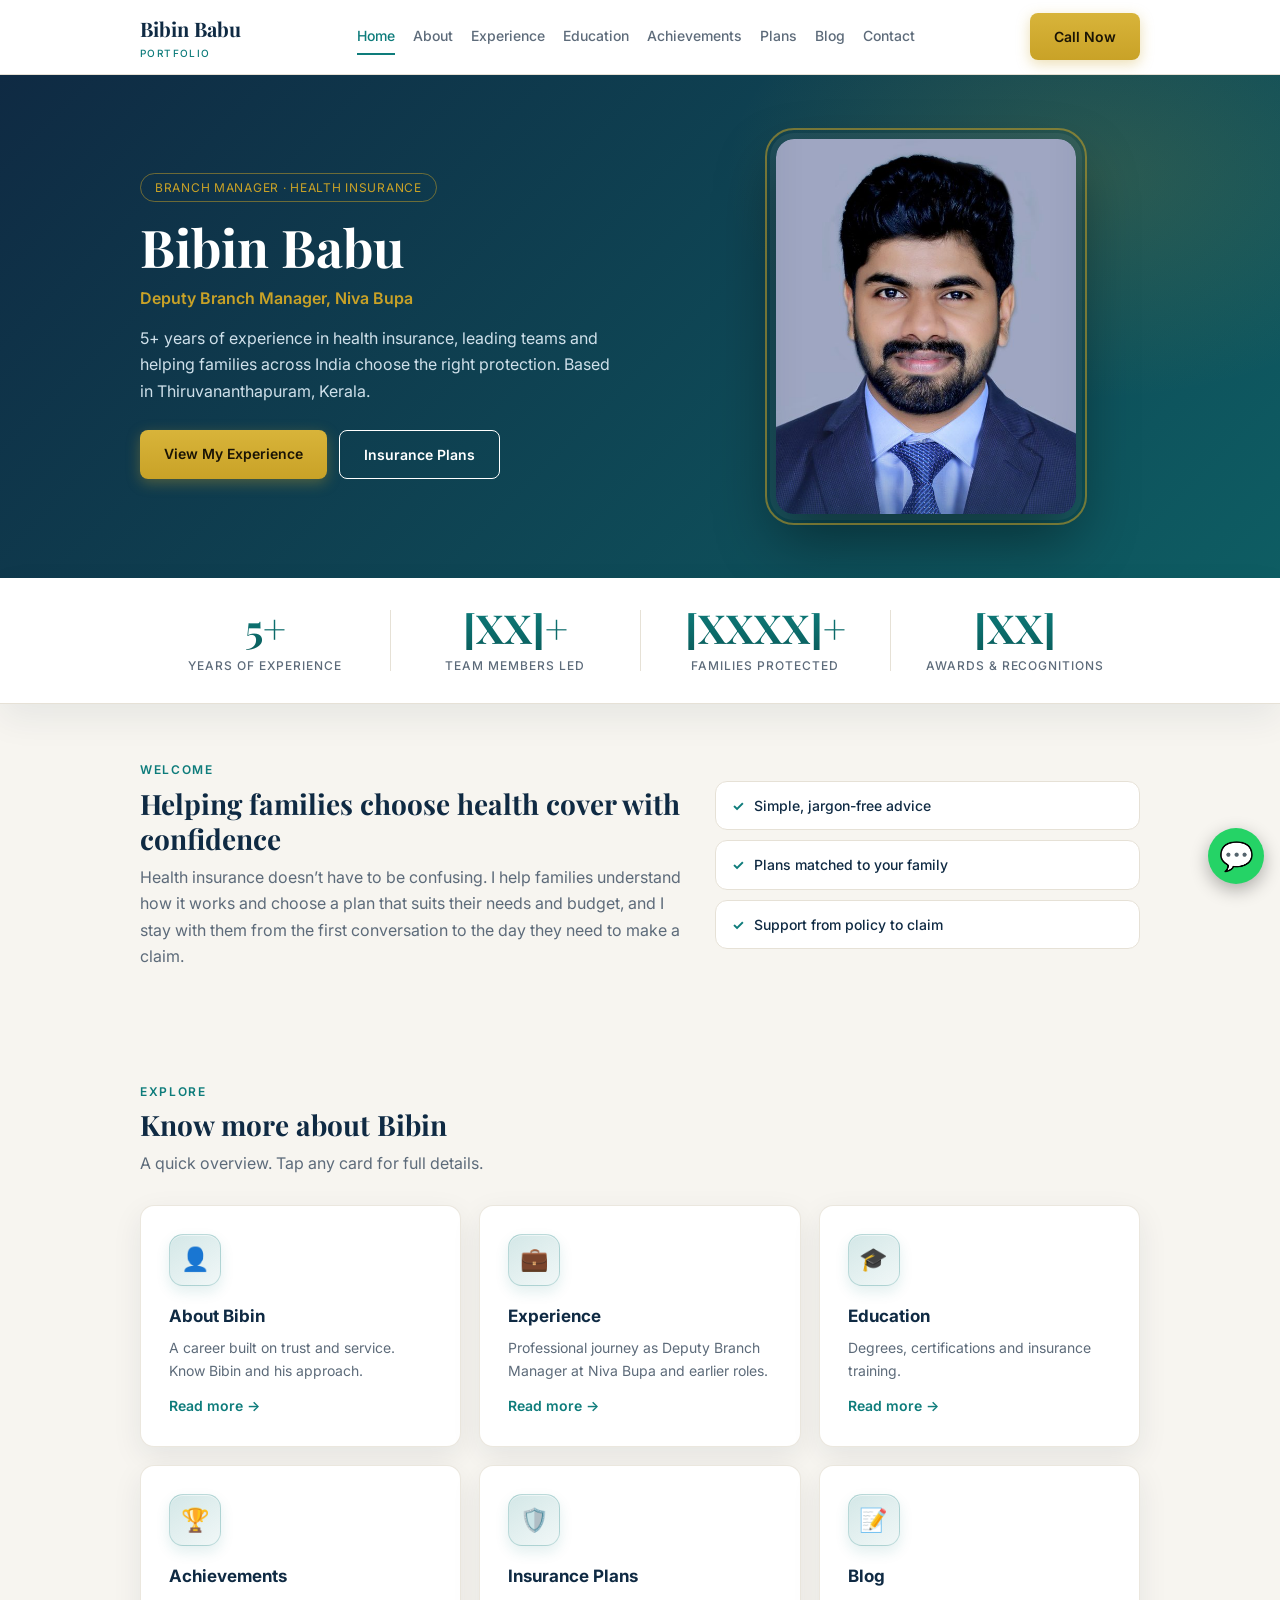
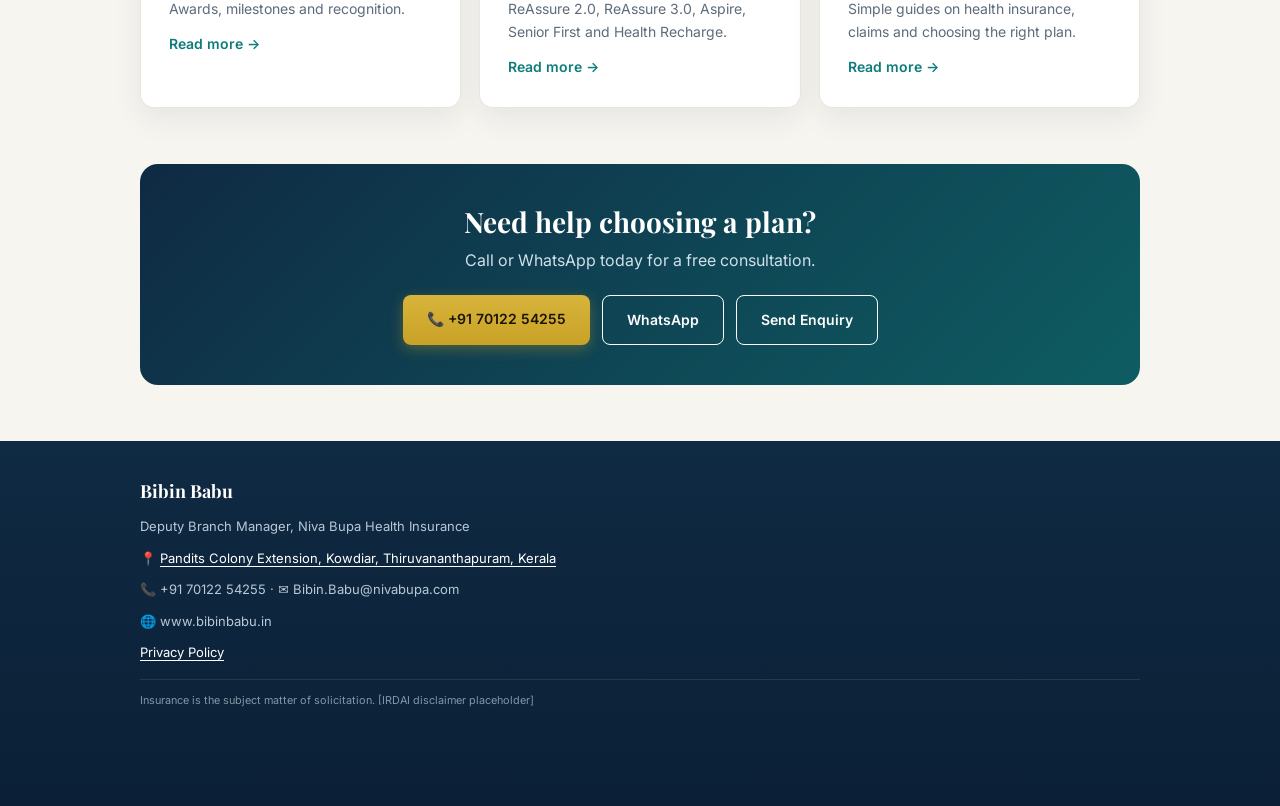
<file: index.html>
<!DOCTYPE html>
<html lang="en"><head><meta charset="utf-8">
<meta name="viewport" content="width=device-width, initial-scale=1, viewport-fit=cover">
<title>Bibin Babu – Deputy Branch Manager, Niva Bupa | Health Insurance Advisor</title><meta name="description" content="Bibin Babu, Deputy Branch Manager at Niva Bupa Health Insurance, Thiruvananthapuram. Serving clients across India."><link rel="canonical" href="https://bibinbabu.in/">
<meta property="og:title" content="Bibin Babu – Deputy Branch Manager, Niva Bupa | Health Insurance Advisor"><meta property="og:description" content="Bibin Babu, Deputy Branch Manager at Niva Bupa Health Insurance, Thiruvananthapuram. Serving clients across India."><meta property="og:url" content="https://bibinbabu.in/"><meta property="og:type" content="website">
<link rel="icon" href="data:image/svg+xml,%3Csvg xmlns='http://www.w3.org/2000/svg' viewBox='0 0 100 100'%3E%3Ctext y='.9em' font-size='90'%3E🏥%3C/text%3E%3C/svg%3E">
<link rel="stylesheet" href="https://fonts.googleapis.com/css2?family=Inter:wght@400;500;600&family=Playfair+Display:wght@600;700&display=swap">
<link rel="stylesheet" href="style.css"></head>
<body>
<header><div class="wrap">
<a class="logo" href="index.html">Bibin Babu<small>Portfolio</small></a>
<nav id="nav"><a class="on" href="index.html">Home</a><a href="about.html">About</a><a href="experience.html">Experience</a><a href="education.html">Education</a><a href="achievements.html">Achievements</a><a href="plans.html">Plans</a><a href="blog.html">Blog</a><a href="contact.html">Contact</a></nav>
<div class="hact"><a class="btn pri hcall" href="tel:+917012254255">Call Now</a><button class="burger" id="burger" aria-label="Menu" aria-expanded="false">☰</button></div>
</div></header>
<div class="hero" id="home"><div class="wrap">
<div>
<span class="tag">BRANCH MANAGER · HEALTH INSURANCE</span>
<h1>Bibin Babu</h1>
<div class="role">Deputy Branch Manager, Niva Bupa</div>
<p>5+ years of experience in health insurance, leading teams and helping families across India choose the right protection. Based in Thiruvananthapuram, Kerala.</p>
<div class="btns"><a class="btn pri" href="experience.html">View My Experience</a><a class="btn sec" href="plans.html">Insurance Plans</a></div>
</div>
<div class="photo real"><img src="image/bibin.jpg" alt="Bibin Babu, Deputy Branch Manager, Niva Bupa Health Insurance"></div>
</div></div>

<div class="stats"><div class="wrap">
<div class="stat"><b>5+</b><span>Years of experience</span></div>
<div class="stat"><b>[XX]+</b><span>Team members led</span></div>
<div class="stat"><b>[XXXX]+</b><span>Families protected</span></div>
<div class="stat"><b>[XX]</b><span>Awards &amp; recognitions</span></div>
</div></div>

<section><div class="wrap"><div class="intro"><div><div class="eyebrow">Welcome</div><h2>Helping families choose health cover with confidence</h2>
<p style="color:var(--muted)">Health insurance doesn’t have to be confusing. I help families understand how it works and choose a plan that suits their needs and budget, and I stay with them from the first conversation to the day they need to make a claim.</p></div>
<div class="chips"><div>Simple, jargon-free advice</div><div>Plans matched to your family</div><div>Support from policy to claim</div></div></div></div></section>
<section><div class="wrap"><div class="eyebrow">Explore</div><h2>Know more about Bibin</h2><p class="sub">A quick overview. Tap any card for full details.</p>
<div class="grid g3"><a class="card tcard" href="about.html"><div class="ic">👤</div><h3>About Bibin</h3><p>A career built on trust and service. Know Bibin and his approach.</p><span class="more">Read more →</span></a>
<a class="card tcard" href="experience.html"><div class="ic">💼</div><h3>Experience</h3><p>Professional journey as Deputy Branch Manager at Niva Bupa and earlier roles.</p><span class="more">Read more →</span></a>
<a class="card tcard" href="education.html"><div class="ic">🎓</div><h3>Education</h3><p>Degrees, certifications and insurance training.</p><span class="more">Read more →</span></a>
<a class="card tcard" href="achievements.html"><div class="ic">🏆</div><h3>Achievements</h3><p>Awards, milestones and recognition.</p><span class="more">Read more →</span></a>
<a class="card tcard" href="plans.html"><div class="ic">🛡️</div><h3>Insurance Plans</h3><p>ReAssure 2.0, ReAssure 3.0, Aspire, Senior First and Health Recharge.</p><span class="more">Read more →</span></a>
<a class="card tcard" href="blog.html"><div class="ic">📝</div><h3>Blog</h3><p>Simple guides on health insurance, claims and choosing the right plan.</p><span class="more">Read more →</span></a>
</div></div></section>
<section style="padding-top:0"><div class="wrap"><div class="cta"><h2>Need help choosing a plan?</h2><p>Call or WhatsApp today for a free consultation.</p>
<div class="btns"><a class="btn pri" href="tel:+917012254255">📞 +91 70122 54255</a><a class="btn sec" href="https://wa.me/917012254255">WhatsApp</a><a class="btn sec" href="contact.html">Send Enquiry</a></div></div></div></section>
<footer><div class="wrap">
<b>Bibin Babu</b>
<span>Deputy Branch Manager, Niva Bupa Health Insurance</span>
<span>📍 <a href="https://www.google.com/maps/search/?api=1&amp;query=Pandits+Colony+Extension+Kowdiar+Thiruvananthapuram" target="_blank" rel="noopener">Pandits Colony Extension, Kowdiar, Thiruvananthapuram, Kerala</a></span>
<span>📞 +91 70122 54255 · ✉️ Bibin.Babu@nivabupa.com</span>
<span>🌐 www.bibinbabu.in</span>
<span><a href="privacy.html">Privacy Policy</a></span>
<small>Insurance is the subject matter of solicitation. [IRDAI disclaimer placeholder]</small>
</div></footer>

<a class="wa" href="https://wa.me/917012254255" aria-label="WhatsApp">💬</a>

<script src="script.js"></script>
</body></html>
</file>
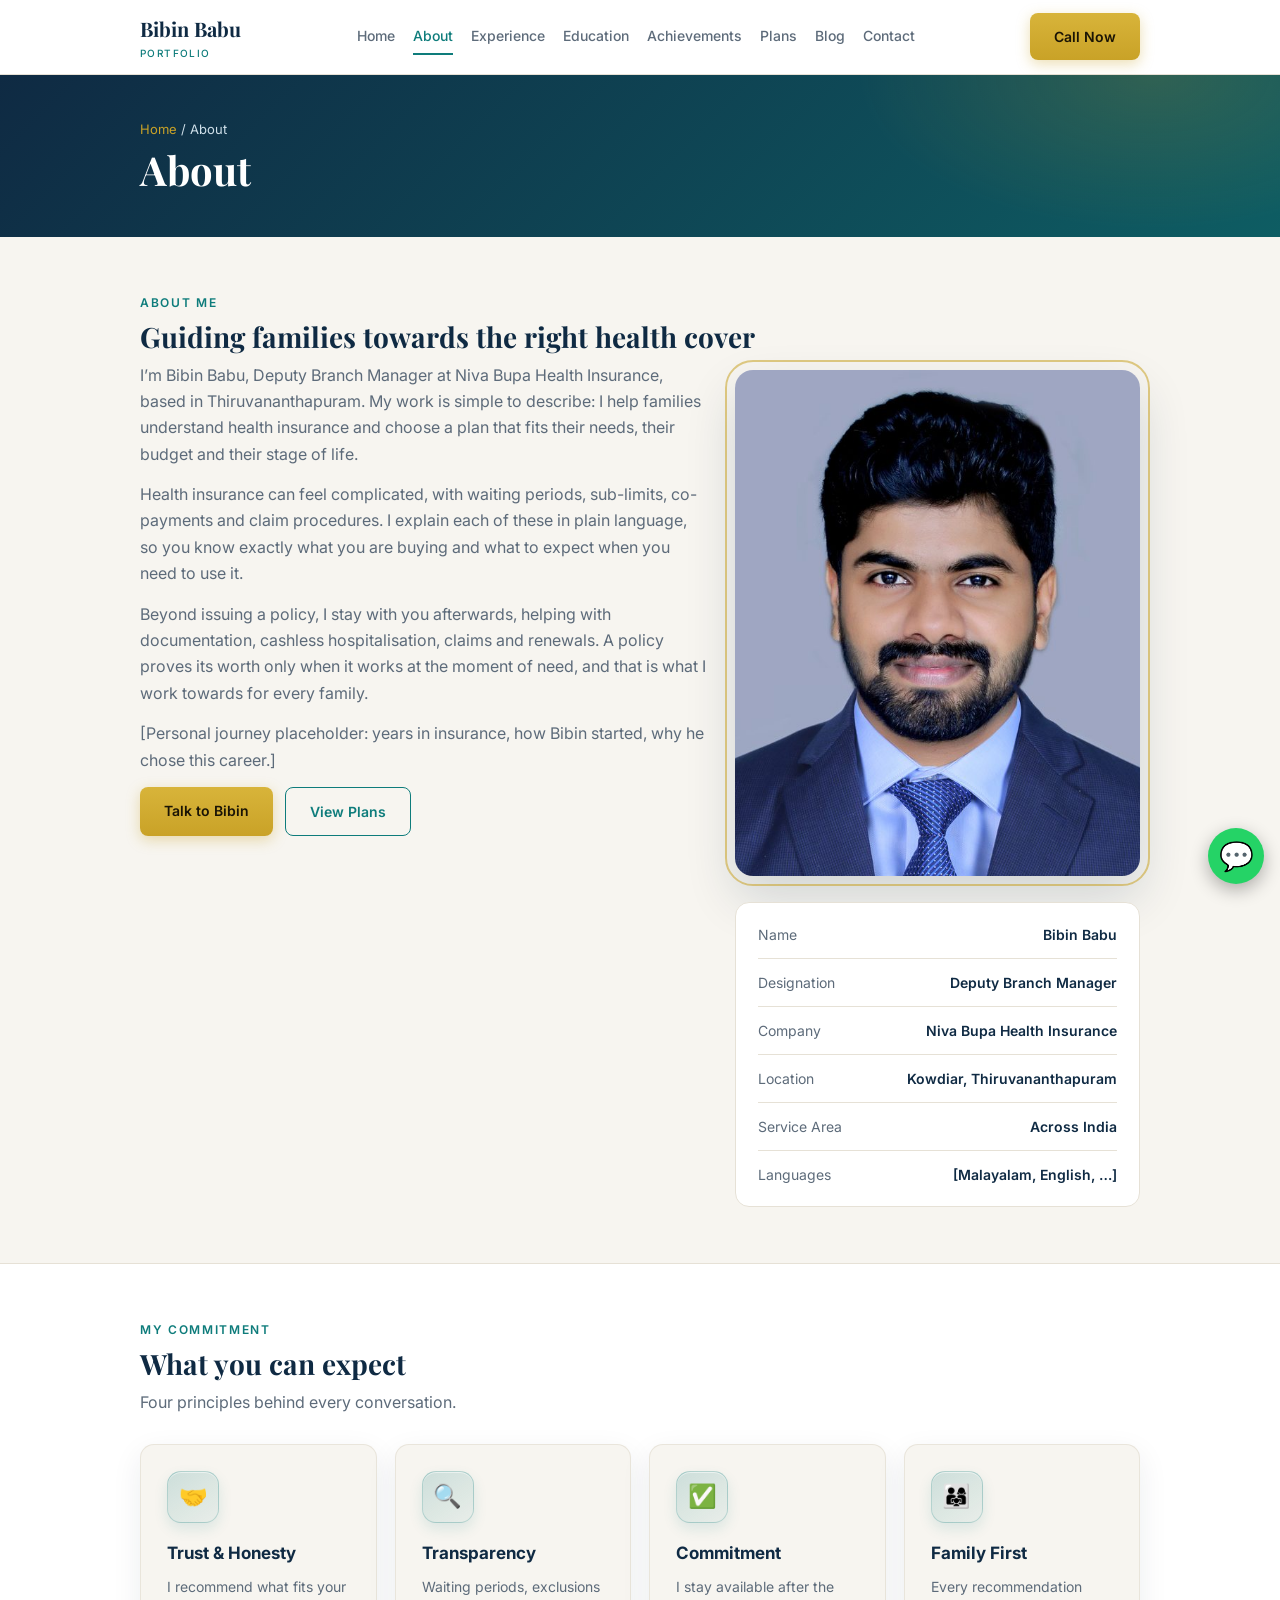
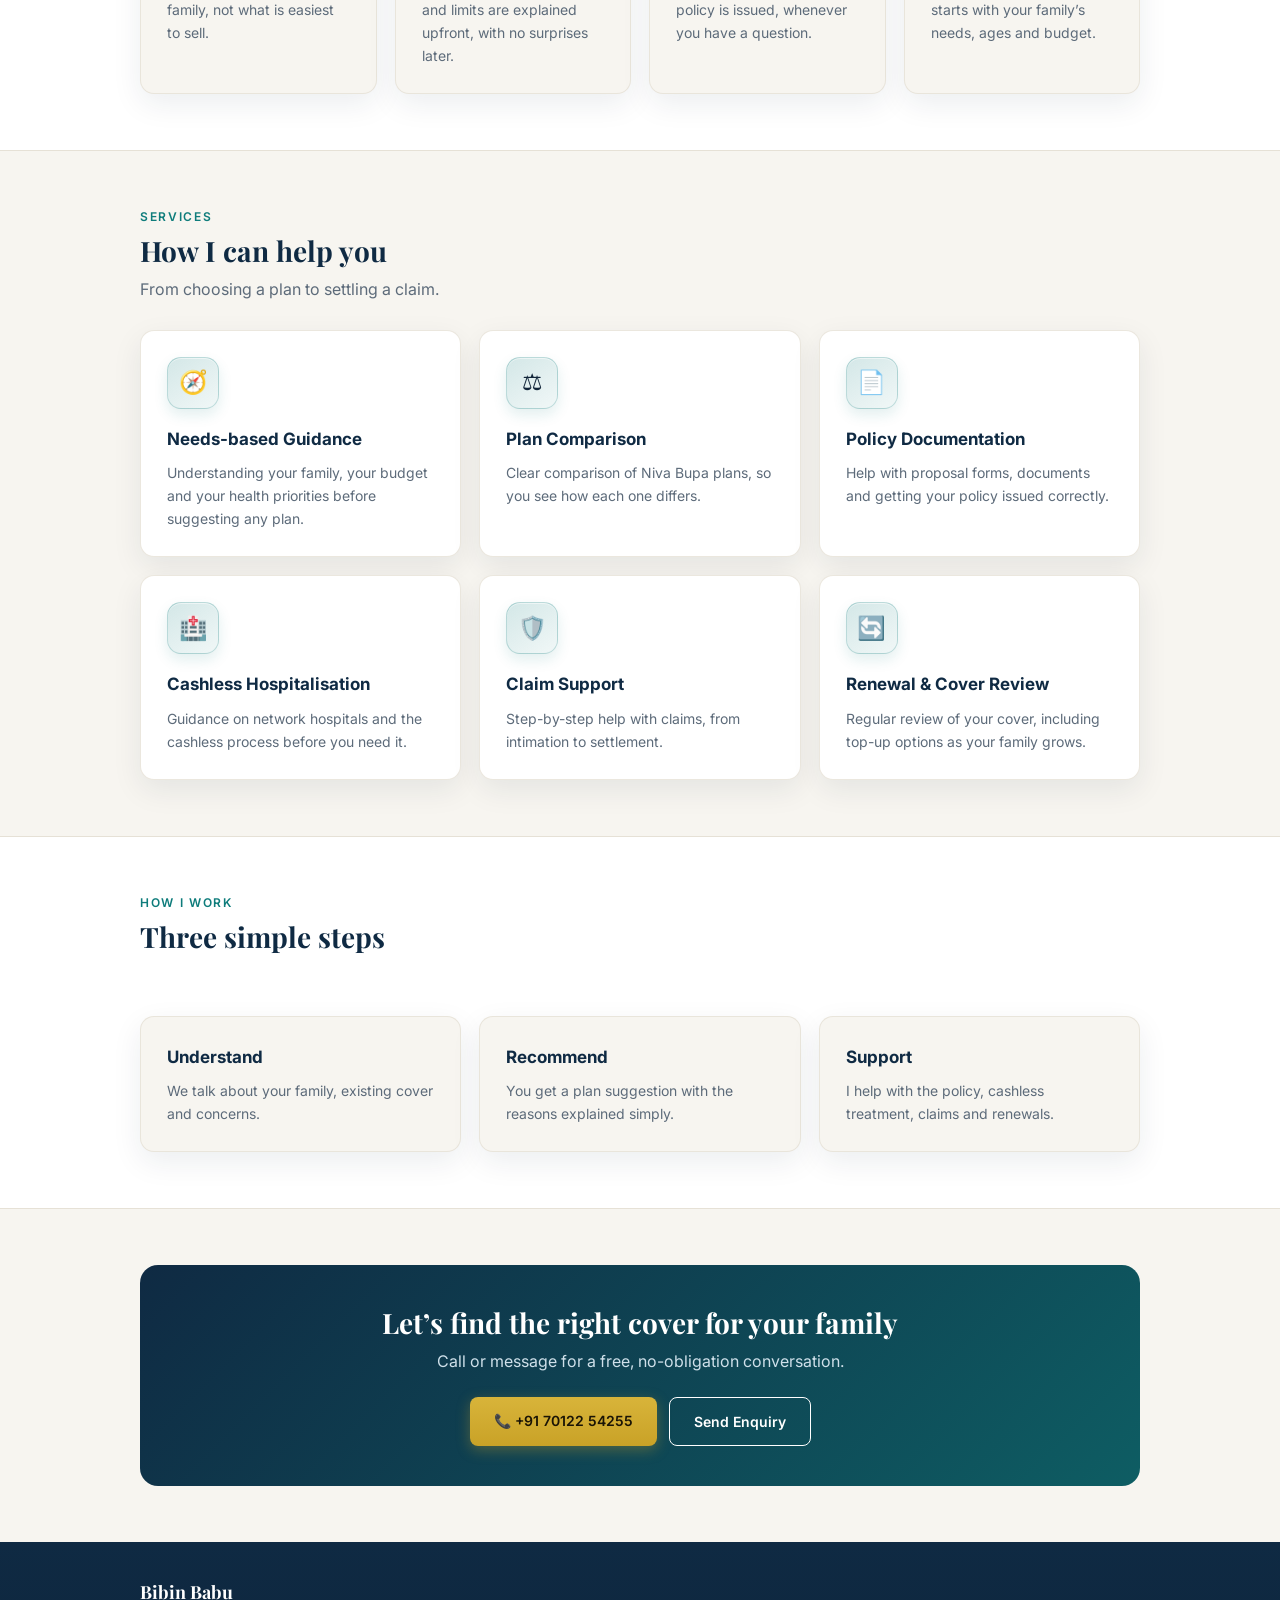
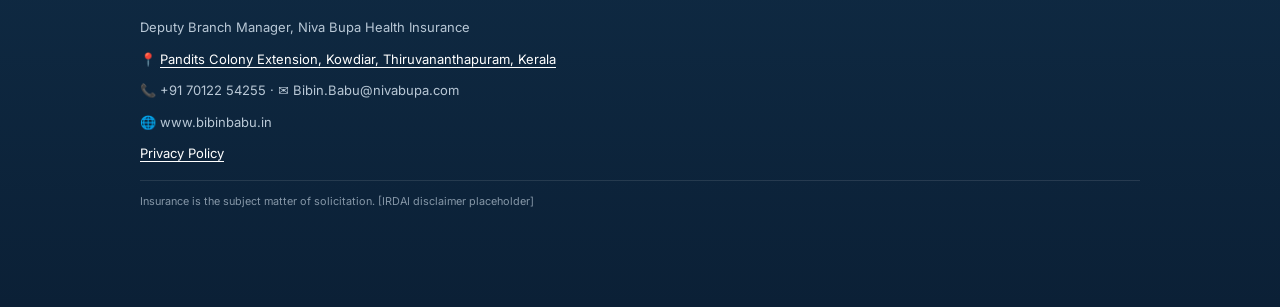
<file: about.html>
<!DOCTYPE html>
<html lang="en"><head><meta charset="utf-8">
<meta name="viewport" content="width=device-width, initial-scale=1, viewport-fit=cover">
<title>About Bibin Babu | Niva Bupa Deputy Branch Manager</title><meta name="description" content="About Bibin Babu, Deputy Branch Manager at Niva Bupa Health Insurance, Kowdiar, Thiruvananthapuram."><link rel="canonical" href="https://bibinbabu.in/about.html">
<meta property="og:title" content="About Bibin Babu | Niva Bupa Deputy Branch Manager"><meta property="og:description" content="About Bibin Babu, Deputy Branch Manager at Niva Bupa Health Insurance, Kowdiar, Thiruvananthapuram."><meta property="og:url" content="https://bibinbabu.in/about.html"><meta property="og:type" content="website">
<link rel="icon" href="data:image/svg+xml,%3Csvg xmlns='http://www.w3.org/2000/svg' viewBox='0 0 100 100'%3E%3Ctext y='.9em' font-size='90'%3E🏥%3C/text%3E%3C/svg%3E">
<link rel="stylesheet" href="https://fonts.googleapis.com/css2?family=Inter:wght@400;500;600&family=Playfair+Display:wght@600;700&display=swap">
<link rel="stylesheet" href="style.css"></head>
<body>
<header><div class="wrap">
<a class="logo" href="index.html">Bibin Babu<small>Portfolio</small></a>
<nav id="nav"><a href="index.html">Home</a><a class="on" href="about.html">About</a><a href="experience.html">Experience</a><a href="education.html">Education</a><a href="achievements.html">Achievements</a><a href="plans.html">Plans</a><a href="blog.html">Blog</a><a href="contact.html">Contact</a></nav>
<div class="hact"><a class="btn pri hcall" href="tel:+917012254255">Call Now</a><button class="burger" id="burger" aria-label="Menu" aria-expanded="false">☰</button></div>
</div></header>
<div class="page-head"><div class="wrap"><div class="crumb"><a href="index.html">Home</a> / About</div><h1>About</h1></div></div>
<section id="about"><div class="wrap">
<div class="eyebrow">About Me</div><h2>Guiding families towards the right health cover</h2>
<div class="about"><div class="ptxt">
<p>I’m Bibin Babu, Deputy Branch Manager at Niva Bupa Health Insurance, based in Thiruvananthapuram. My work is simple to describe: I help families understand health insurance and choose a plan that fits their needs, their budget and their stage of life.</p>
<p>Health insurance can feel complicated, with waiting periods, sub-limits, co-payments and claim procedures. I explain each of these in plain language, so you know exactly what you are buying and what to expect when you need to use it.</p>
<p>Beyond issuing a policy, I stay with you afterwards, helping with documentation, cashless hospitalisation, claims and renewals. A policy proves its worth only when it works at the moment of need, and that is what I work towards for every family.</p>
<p>[Personal journey placeholder: years in insurance, how Bibin started, why he chose this career.]</p>
<div class="btns"><a class="btn pri" href="contact.html">Talk to Bibin</a><a class="btn sec" style="color:var(--teal)" href="plans.html">View Plans</a></div></div>
<div><img class="aimg" src="image/bibin.jpg" alt="Bibin Babu">
<div class="facts"><div><span>Name</span><b>Bibin Babu</b></div><div><span>Designation</span><b>Deputy Branch Manager</b></div><div><span>Company</span><b>Niva Bupa Health Insurance</b></div><div><span>Location</span><b>Kowdiar, Thiruvananthapuram</b></div><div><span>Service Area</span><b>Across India</b></div><div><span>Languages</span><b>[Malayalam, English, …]</b></div></div></div>
</div></div></section>
<section class="alt"><div class="wrap"><div class="eyebrow">My Commitment</div><h2>What you can expect</h2><p class="sub">Four principles behind every conversation.</p>
<div class="grid g4"><div class="card"><div class="ic">🤝</div><h3>Trust &amp; Honesty</h3><p>I recommend what fits your family, not what is easiest to sell.</p></div><div class="card"><div class="ic">🔍</div><h3>Transparency</h3><p>Waiting periods, exclusions and limits are explained upfront, with no surprises later.</p></div><div class="card"><div class="ic">✅</div><h3>Commitment</h3><p>I stay available after the policy is issued, whenever you have a question.</p></div><div class="card"><div class="ic">👨‍👩‍👧</div><h3>Family First</h3><p>Every recommendation starts with your family’s needs, ages and budget.</p></div></div></div></section>
<section><div class="wrap"><div class="eyebrow">Services</div><h2>How I can help you</h2><p class="sub">From choosing a plan to settling a claim.</p>
<div class="grid g3"><div class="card"><div class="ic">🧭</div><h3>Needs-based Guidance</h3><p>Understanding your family, your budget and your health priorities before suggesting any plan.</p></div><div class="card"><div class="ic">⚖️</div><h3>Plan Comparison</h3><p>Clear comparison of Niva Bupa plans, so you see how each one differs.</p></div><div class="card"><div class="ic">📄</div><h3>Policy Documentation</h3><p>Help with proposal forms, documents and getting your policy issued correctly.</p></div><div class="card"><div class="ic">🏥</div><h3>Cashless Hospitalisation</h3><p>Guidance on network hospitals and the cashless process before you need it.</p></div><div class="card"><div class="ic">🛡️</div><h3>Claim Support</h3><p>Step-by-step help with claims, from intimation to settlement.</p></div><div class="card"><div class="ic">🔄</div><h3>Renewal &amp; Cover Review</h3><p>Regular review of your cover, including top-up options as your family grows.</p></div></div></div></section>
<section class="alt"><div class="wrap"><div class="eyebrow">How I work</div><h2>Three simple steps</h2><p class="sub">&nbsp;</p>
<div class="grid g3 steps"><div class="card step"><h3>Understand</h3><p>We talk about your family, existing cover and concerns.</p></div><div class="card step"><h3>Recommend</h3><p>You get a plan suggestion with the reasons explained simply.</p></div><div class="card step"><h3>Support</h3><p>I help with the policy, cashless treatment, claims and renewals.</p></div></div></div></section>
<section><div class="wrap"><div class="cta"><h2>Let’s find the right cover for your family</h2><p>Call or message for a free, no-obligation conversation.</p><div class="btns"><a class="btn pri" href="tel:+917012254255">📞 +91 70122 54255</a><a class="btn sec" href="contact.html">Send Enquiry</a></div></div></div></section>
<footer><div class="wrap">
<b>Bibin Babu</b>
<span>Deputy Branch Manager, Niva Bupa Health Insurance</span>
<span>📍 <a href="https://www.google.com/maps/search/?api=1&amp;query=Pandits+Colony+Extension+Kowdiar+Thiruvananthapuram" target="_blank" rel="noopener">Pandits Colony Extension, Kowdiar, Thiruvananthapuram, Kerala</a></span>
<span>📞 +91 70122 54255 · ✉️ Bibin.Babu@nivabupa.com</span>
<span>🌐 www.bibinbabu.in</span>
<span><a href="privacy.html">Privacy Policy</a></span>
<small>Insurance is the subject matter of solicitation. [IRDAI disclaimer placeholder]</small>
</div></footer>

<a class="wa" href="https://wa.me/917012254255" aria-label="WhatsApp">💬</a>

<script src="script.js"></script>
</body></html>
</file>
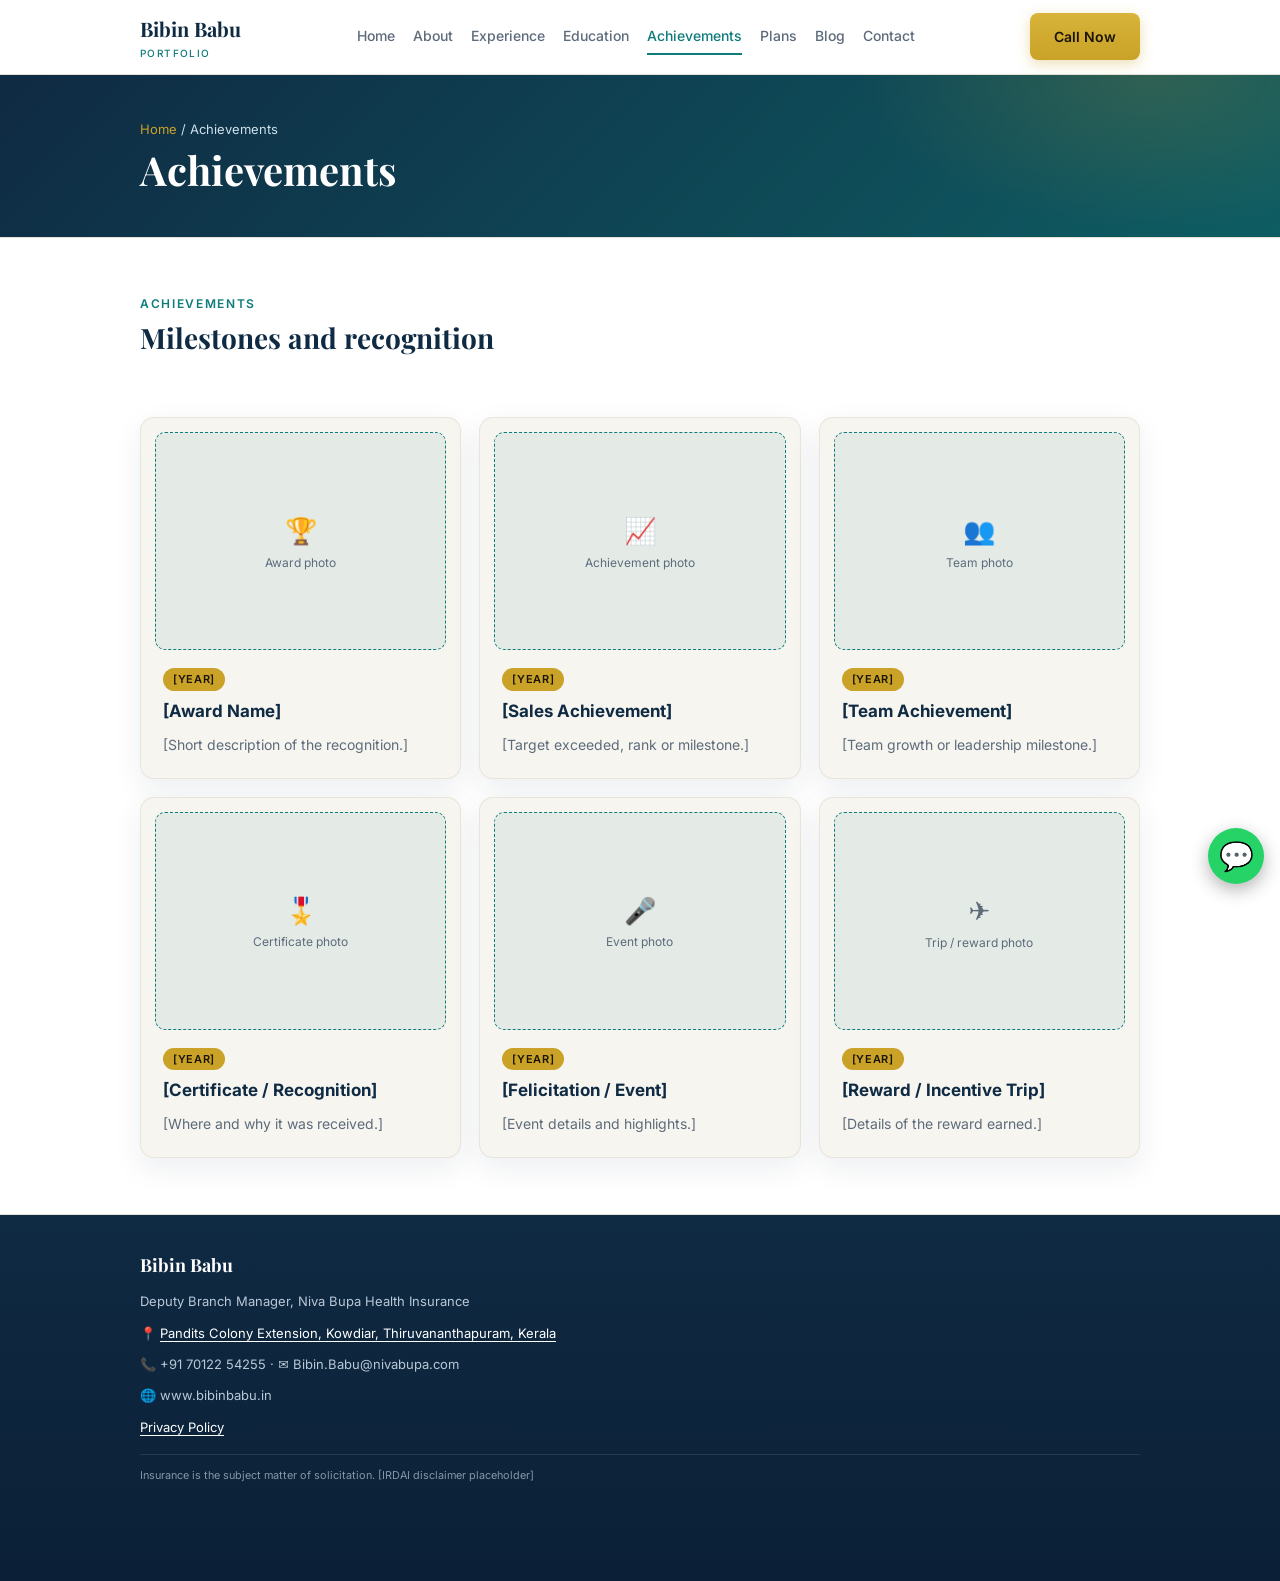
<file: achievements.html>
<!DOCTYPE html>
<html lang="en"><head><meta charset="utf-8">
<meta name="viewport" content="width=device-width, initial-scale=1, viewport-fit=cover">
<title>Achievements & Awards | Bibin Babu</title><meta name="description" content="Awards, milestones and recognition earned by Bibin Babu."><link rel="canonical" href="https://bibinbabu.in/achievements.html">
<meta property="og:title" content="Achievements & Awards | Bibin Babu"><meta property="og:description" content="Awards, milestones and recognition earned by Bibin Babu."><meta property="og:url" content="https://bibinbabu.in/achievements.html"><meta property="og:type" content="website">
<link rel="icon" href="data:image/svg+xml,%3Csvg xmlns='http://www.w3.org/2000/svg' viewBox='0 0 100 100'%3E%3Ctext y='.9em' font-size='90'%3E🏥%3C/text%3E%3C/svg%3E">
<link rel="stylesheet" href="https://fonts.googleapis.com/css2?family=Inter:wght@400;500;600&family=Playfair+Display:wght@600;700&display=swap">
<link rel="stylesheet" href="style.css"></head>
<body>
<header><div class="wrap">
<a class="logo" href="index.html">Bibin Babu<small>Portfolio</small></a>
<nav id="nav"><a href="index.html">Home</a><a href="about.html">About</a><a href="experience.html">Experience</a><a href="education.html">Education</a><a class="on" href="achievements.html">Achievements</a><a href="plans.html">Plans</a><a href="blog.html">Blog</a><a href="contact.html">Contact</a></nav>
<div class="hact"><a class="btn pri hcall" href="tel:+917012254255">Call Now</a><button class="burger" id="burger" aria-label="Menu" aria-expanded="false">☰</button></div>
</div></header>
<div class="page-head"><div class="wrap"><div class="crumb"><a href="index.html">Home</a> / Achievements</div><h1>Achievements</h1></div></div>
<section id="achievements" class="alt"><div class="wrap">
<div class="eyebrow">Achievements</div>
<h2>Milestones and recognition</h2>
<p class="sub">&nbsp;</p>
<div class="grid g3">
<!-- ADD ENTRIES: copy one <div class="card acard"> block per award or milestone; replace the .ph placeholder with <img src="image/your-photo.jpg" alt="..."> -->
<div class="card acard"><div class="ph"><span><b>🏆</b>Award photo</span></div><span class="yr">[YEAR]</span><h3>[Award Name]</h3><p>[Short description of the recognition.]</p></div>
<div class="card acard"><div class="ph"><span><b>📈</b>Achievement photo</span></div><span class="yr">[YEAR]</span><h3>[Sales Achievement]</h3><p>[Target exceeded, rank or milestone.]</p></div>
<div class="card acard"><div class="ph"><span><b>👥</b>Team photo</span></div><span class="yr">[YEAR]</span><h3>[Team Achievement]</h3><p>[Team growth or leadership milestone.]</p></div>
<div class="card acard"><div class="ph"><span><b>🎖️</b>Certificate photo</span></div><span class="yr">[YEAR]</span><h3>[Certificate / Recognition]</h3><p>[Where and why it was received.]</p></div>
<div class="card acard"><div class="ph"><span><b>🎤</b>Event photo</span></div><span class="yr">[YEAR]</span><h3>[Felicitation / Event]</h3><p>[Event details and highlights.]</p></div>
<div class="card acard"><div class="ph"><span><b>✈️</b>Trip / reward photo</span></div><span class="yr">[YEAR]</span><h3>[Reward / Incentive Trip]</h3><p>[Details of the reward earned.]</p></div>
</div></div></section>
<footer><div class="wrap">
<b>Bibin Babu</b>
<span>Deputy Branch Manager, Niva Bupa Health Insurance</span>
<span>📍 <a href="https://www.google.com/maps/search/?api=1&amp;query=Pandits+Colony+Extension+Kowdiar+Thiruvananthapuram" target="_blank" rel="noopener">Pandits Colony Extension, Kowdiar, Thiruvananthapuram, Kerala</a></span>
<span>📞 +91 70122 54255 · ✉️ Bibin.Babu@nivabupa.com</span>
<span>🌐 www.bibinbabu.in</span>
<span><a href="privacy.html">Privacy Policy</a></span>
<small>Insurance is the subject matter of solicitation. [IRDAI disclaimer placeholder]</small>
</div></footer>

<a class="wa" href="https://wa.me/917012254255" aria-label="WhatsApp">💬</a>

<script src="script.js"></script>
</body></html>
</file>
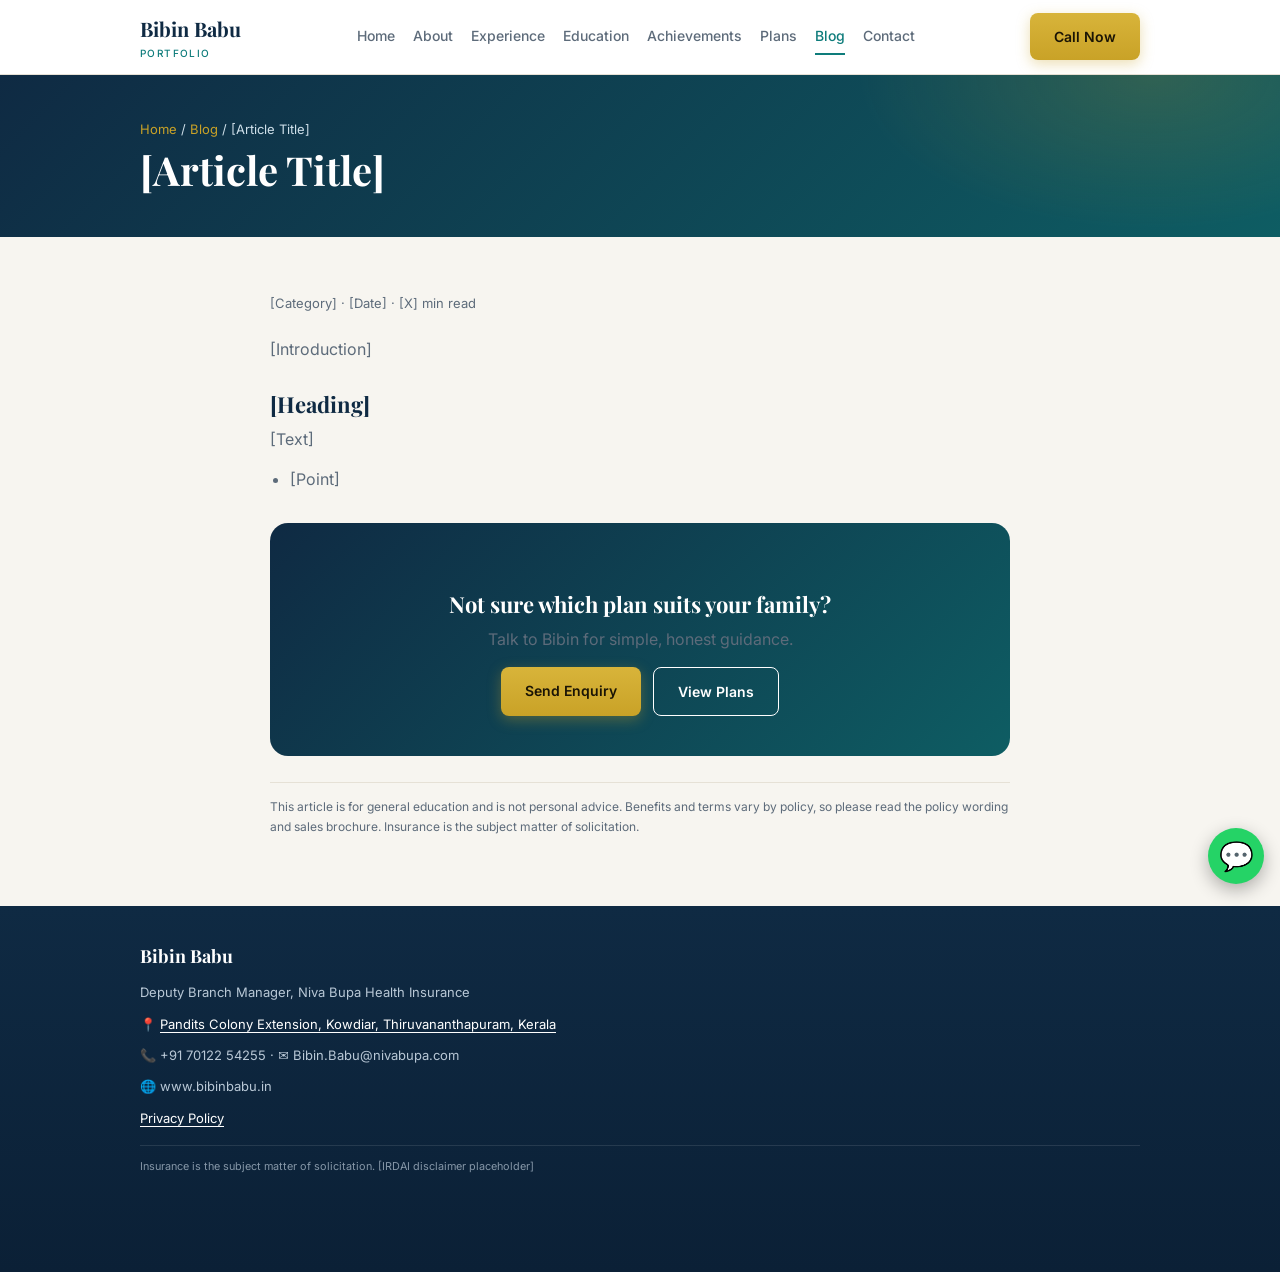
<file: blog-template.html>
<!DOCTYPE html>
<html lang="en"><head><meta charset="utf-8">
<meta name="viewport" content="width=device-width, initial-scale=1, viewport-fit=cover">
<title>[Article Title] | Bibin Babu</title><meta name="description" content="[Short description of the article, 150 characters]"><meta name="robots" content="noindex"><link rel="canonical" href="https://bibinbabu.in/blog-template.html">
<meta property="og:title" content="[Article Title] | Bibin Babu"><meta property="og:description" content="[Short description of the article, 150 characters]"><meta property="og:url" content="https://bibinbabu.in/blog-template.html"><meta property="og:type" content="website">
<link rel="icon" href="data:image/svg+xml,%3Csvg xmlns='http://www.w3.org/2000/svg' viewBox='0 0 100 100'%3E%3Ctext y='.9em' font-size='90'%3E🏥%3C/text%3E%3C/svg%3E">
<link rel="stylesheet" href="https://fonts.googleapis.com/css2?family=Inter:wght@400;500;600&family=Playfair+Display:wght@600;700&display=swap">
<link rel="stylesheet" href="style.css"></head>
<body>
<header><div class="wrap">
<a class="logo" href="index.html">Bibin Babu<small>Portfolio</small></a>
<nav id="nav"><a href="index.html">Home</a><a href="about.html">About</a><a href="experience.html">Experience</a><a href="education.html">Education</a><a href="achievements.html">Achievements</a><a href="plans.html">Plans</a><a class="on" href="blog.html">Blog</a><a href="contact.html">Contact</a></nav>
<div class="hact"><a class="btn pri hcall" href="tel:+917012254255">Call Now</a><button class="burger" id="burger" aria-label="Menu" aria-expanded="false">☰</button></div>
</div></header>
<div class="page-head"><div class="wrap"><div class="crumb"><a href="index.html">Home</a> / <a href="blog.html">Blog</a> / [Article Title]</div><h1>[Article Title]</h1></div></div>
<section><div class="wrap"><article class="post">
<div class="meta">[Category] · [Date] · [X] min read</div>
<p>[Introduction]</p>
<h2>[Heading]</h2>
<p>[Text]</p>
<ul><li>[Point]</li></ul>
<div class="cta" style="margin-top:30px"><h2>Not sure which plan suits your family?</h2><p>Talk to Bibin for simple, honest guidance.</p><div class="btns"><a class="btn pri" href="contact.html">Send Enquiry</a><a class="btn sec" href="plans.html">View Plans</a></div></div>
<p class="note2">This article is for general education and is not personal advice. Benefits and terms vary by policy, so please read the policy wording and sales brochure. Insurance is the subject matter of solicitation.</p>
</article></div></section>
<footer><div class="wrap">
<b>Bibin Babu</b>
<span>Deputy Branch Manager, Niva Bupa Health Insurance</span>
<span>📍 <a href="https://www.google.com/maps/search/?api=1&amp;query=Pandits+Colony+Extension+Kowdiar+Thiruvananthapuram" target="_blank" rel="noopener">Pandits Colony Extension, Kowdiar, Thiruvananthapuram, Kerala</a></span>
<span>📞 +91 70122 54255 · ✉️ Bibin.Babu@nivabupa.com</span>
<span>🌐 www.bibinbabu.in</span>
<span><a href="privacy.html">Privacy Policy</a></span>
<small>Insurance is the subject matter of solicitation. [IRDAI disclaimer placeholder]</small>
</div></footer>

<a class="wa" href="https://wa.me/917012254255" aria-label="WhatsApp">💬</a>

<script src="script.js"></script>
</body></html>
</file>
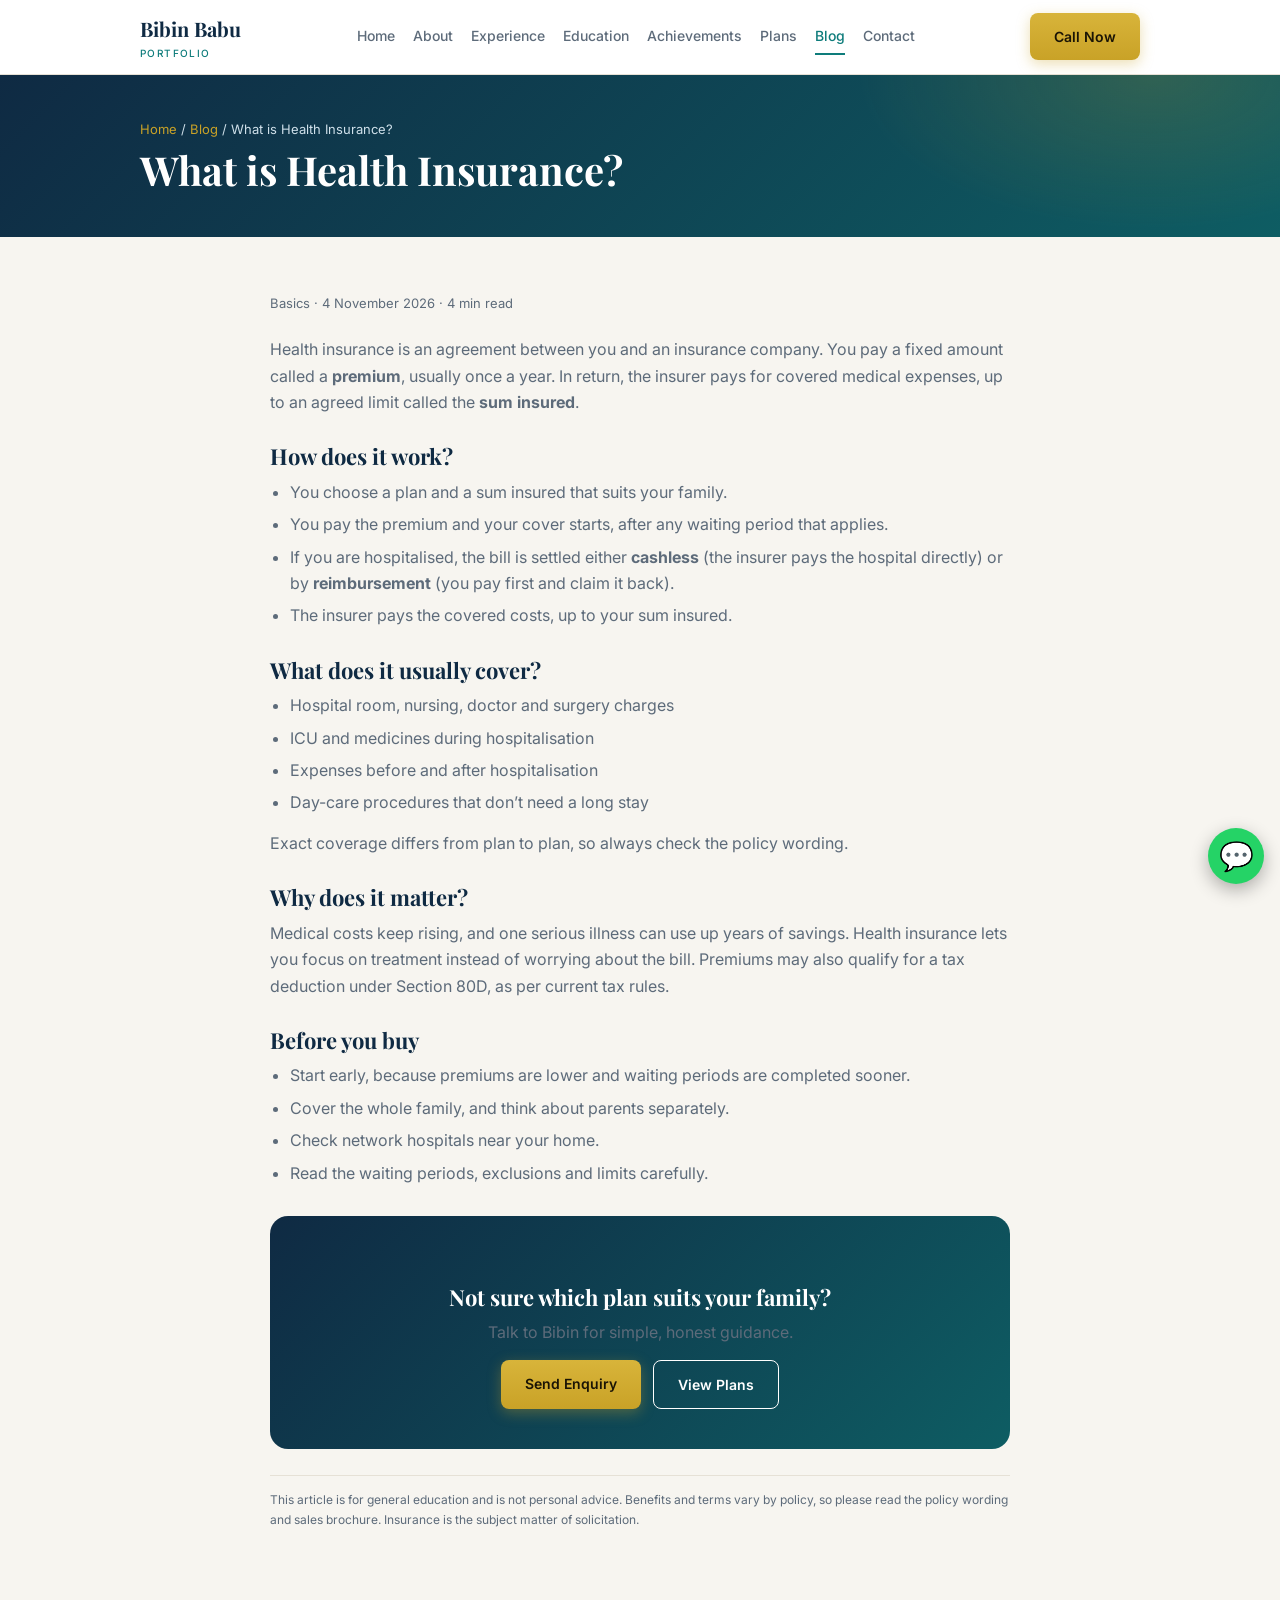
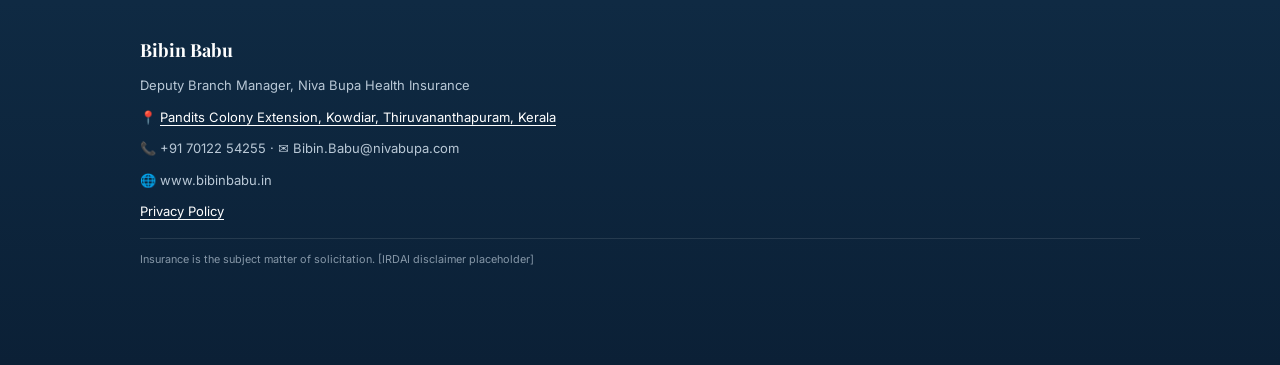
<file: blog-what-is-health-insurance.html>
<!DOCTYPE html>
<html lang="en"><head><meta charset="utf-8">
<meta name="viewport" content="width=device-width, initial-scale=1, viewport-fit=cover">
<title>What is Health Insurance? A Simple Guide | Bibin Babu</title><meta name="description" content="Health insurance explained in simple words: how it works, what it covers and why every family should have it."><link rel="canonical" href="https://bibinbabu.in/blog-what-is-health-insurance.html">
<meta property="og:title" content="What is Health Insurance? A Simple Guide | Bibin Babu"><meta property="og:description" content="Health insurance explained in simple words: how it works, what it covers and why every family should have it."><meta property="og:url" content="https://bibinbabu.in/blog-what-is-health-insurance.html"><meta property="og:type" content="website">
<link rel="icon" href="data:image/svg+xml,%3Csvg xmlns='http://www.w3.org/2000/svg' viewBox='0 0 100 100'%3E%3Ctext y='.9em' font-size='90'%3E🏥%3C/text%3E%3C/svg%3E">
<link rel="stylesheet" href="https://fonts.googleapis.com/css2?family=Inter:wght@400;500;600&family=Playfair+Display:wght@600;700&display=swap">
<link rel="stylesheet" href="style.css"></head>
<body>
<header><div class="wrap">
<a class="logo" href="index.html">Bibin Babu<small>Portfolio</small></a>
<nav id="nav"><a href="index.html">Home</a><a href="about.html">About</a><a href="experience.html">Experience</a><a href="education.html">Education</a><a href="achievements.html">Achievements</a><a href="plans.html">Plans</a><a class="on" href="blog.html">Blog</a><a href="contact.html">Contact</a></nav>
<div class="hact"><a class="btn pri hcall" href="tel:+917012254255">Call Now</a><button class="burger" id="burger" aria-label="Menu" aria-expanded="false">☰</button></div>
</div></header>
<div class="page-head"><div class="wrap"><div class="crumb"><a href="index.html">Home</a> / <a href="blog.html">Blog</a> / What is Health Insurance?</div><h1>What is Health Insurance?</h1></div></div>
<section><div class="wrap"><article class="post">
<div class="meta">Basics · 4 November 2026 · 4 min read</div>
<p>Health insurance is an agreement between you and an insurance company. You pay a fixed amount called a <b>premium</b>, usually once a year. In return, the insurer pays for covered medical expenses, up to an agreed limit called the <b>sum insured</b>.</p>
<h2>How does it work?</h2>
<ul><li>You choose a plan and a sum insured that suits your family.</li><li>You pay the premium and your cover starts, after any waiting period that applies.</li><li>If you are hospitalised, the bill is settled either <b>cashless</b> (the insurer pays the hospital directly) or by <b>reimbursement</b> (you pay first and claim it back).</li><li>The insurer pays the covered costs, up to your sum insured.</li></ul>
<h2>What does it usually cover?</h2>
<ul><li>Hospital room, nursing, doctor and surgery charges</li><li>ICU and medicines during hospitalisation</li><li>Expenses before and after hospitalisation</li><li>Day-care procedures that don’t need a long stay</li></ul>
<p>Exact coverage differs from plan to plan, so always check the policy wording.</p>
<h2>Why does it matter?</h2>
<p>Medical costs keep rising, and one serious illness can use up years of savings. Health insurance lets you focus on treatment instead of worrying about the bill. Premiums may also qualify for a tax deduction under Section 80D, as per current tax rules.</p>
<h2>Before you buy</h2>
<ul><li>Start early, because premiums are lower and waiting periods are completed sooner.</li><li>Cover the whole family, and think about parents separately.</li><li>Check network hospitals near your home.</li><li>Read the waiting periods, exclusions and limits carefully.</li></ul>
<div class="cta" style="margin-top:30px"><h2>Not sure which plan suits your family?</h2><p>Talk to Bibin for simple, honest guidance.</p><div class="btns"><a class="btn pri" href="contact.html">Send Enquiry</a><a class="btn sec" href="plans.html">View Plans</a></div></div>
<p class="note2">This article is for general education and is not personal advice. Benefits and terms vary by policy, so please read the policy wording and sales brochure. Insurance is the subject matter of solicitation.</p>
</article></div></section>
<footer><div class="wrap">
<b>Bibin Babu</b>
<span>Deputy Branch Manager, Niva Bupa Health Insurance</span>
<span>📍 <a href="https://www.google.com/maps/search/?api=1&amp;query=Pandits+Colony+Extension+Kowdiar+Thiruvananthapuram" target="_blank" rel="noopener">Pandits Colony Extension, Kowdiar, Thiruvananthapuram, Kerala</a></span>
<span>📞 +91 70122 54255 · ✉️ Bibin.Babu@nivabupa.com</span>
<span>🌐 www.bibinbabu.in</span>
<span><a href="privacy.html">Privacy Policy</a></span>
<small>Insurance is the subject matter of solicitation. [IRDAI disclaimer placeholder]</small>
</div></footer>

<a class="wa" href="https://wa.me/917012254255" aria-label="WhatsApp">💬</a>

<script src="script.js"></script>
</body></html>
</file>
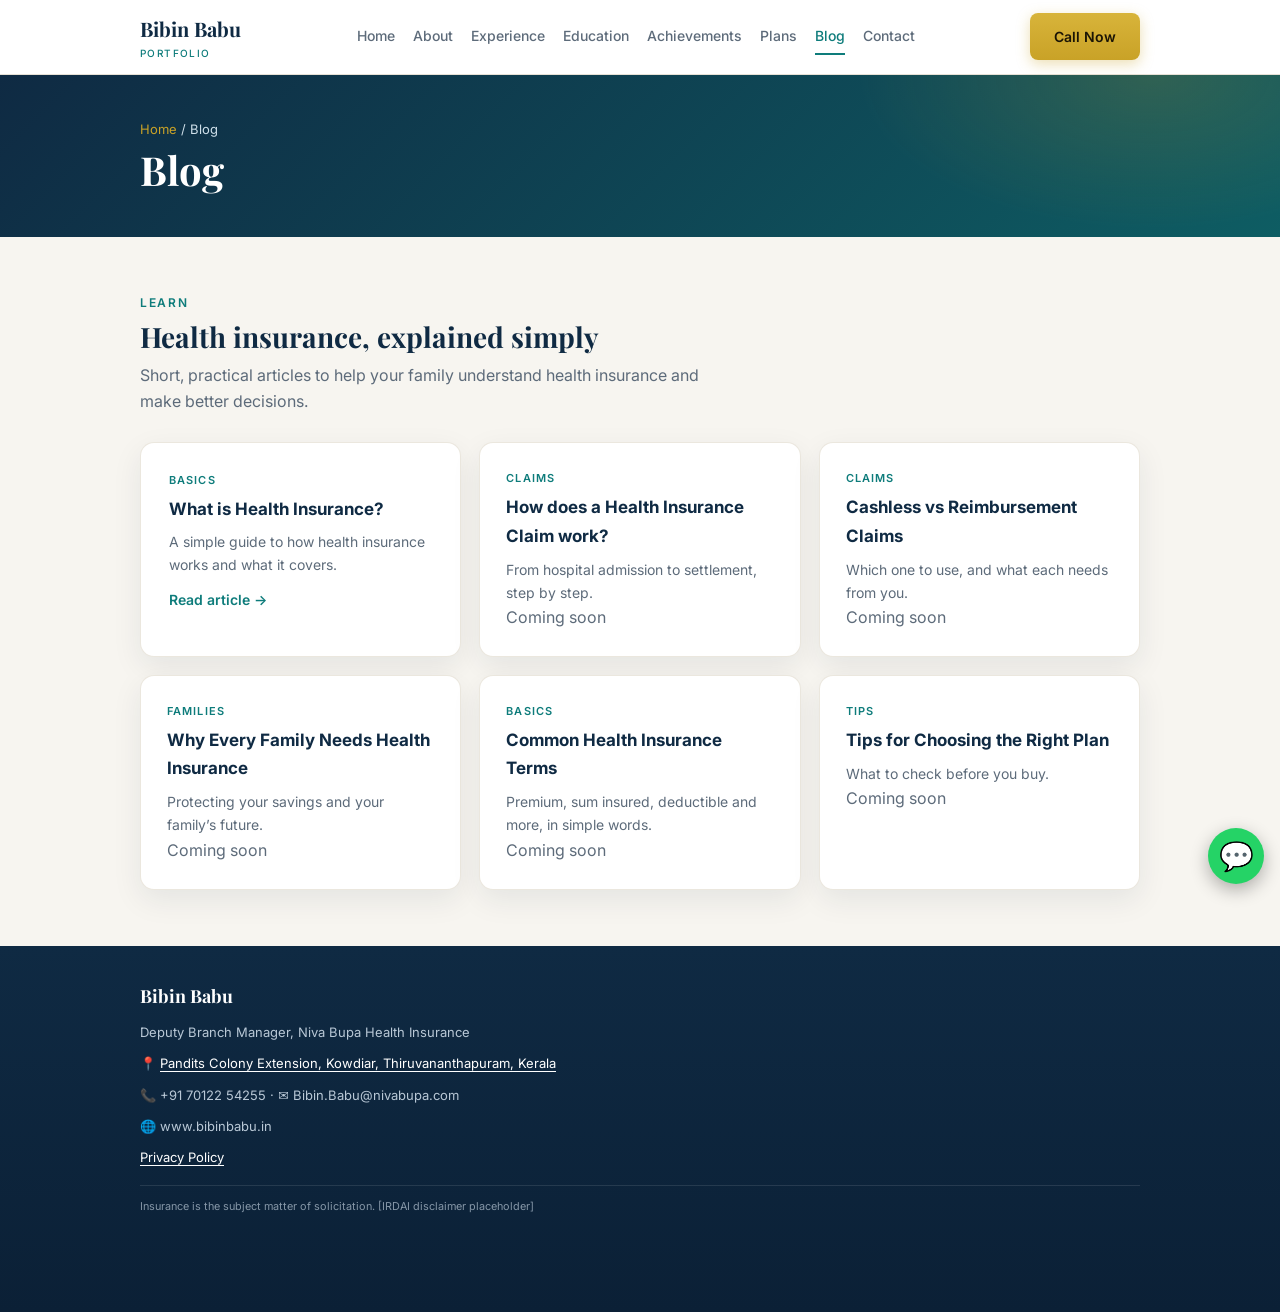
<file: blog.html>
<!DOCTYPE html>
<html lang="en"><head><meta charset="utf-8">
<meta name="viewport" content="width=device-width, initial-scale=1, viewport-fit=cover">
<title>Health Insurance Blog | Bibin Babu, Niva Bupa</title><meta name="description" content="Simple guides on health insurance, claims, cashless treatment and choosing the right plan, by Bibin Babu."><link rel="canonical" href="https://bibinbabu.in/blog.html">
<meta property="og:title" content="Health Insurance Blog | Bibin Babu, Niva Bupa"><meta property="og:description" content="Simple guides on health insurance, claims, cashless treatment and choosing the right plan, by Bibin Babu."><meta property="og:url" content="https://bibinbabu.in/blog.html"><meta property="og:type" content="website">
<link rel="icon" href="data:image/svg+xml,%3Csvg xmlns='http://www.w3.org/2000/svg' viewBox='0 0 100 100'%3E%3Ctext y='.9em' font-size='90'%3E🏥%3C/text%3E%3C/svg%3E">
<link rel="stylesheet" href="https://fonts.googleapis.com/css2?family=Inter:wght@400;500;600&family=Playfair+Display:wght@600;700&display=swap">
<link rel="stylesheet" href="style.css"></head>
<body>
<header><div class="wrap">
<a class="logo" href="index.html">Bibin Babu<small>Portfolio</small></a>
<nav id="nav"><a href="index.html">Home</a><a href="about.html">About</a><a href="experience.html">Experience</a><a href="education.html">Education</a><a href="achievements.html">Achievements</a><a href="plans.html">Plans</a><a class="on" href="blog.html">Blog</a><a href="contact.html">Contact</a></nav>
<div class="hact"><a class="btn pri hcall" href="tel:+917012254255">Call Now</a><button class="burger" id="burger" aria-label="Menu" aria-expanded="false">☰</button></div>
</div></header>
<div class="page-head"><div class="wrap"><div class="crumb"><a href="index.html">Home</a> / Blog</div><h1>Blog</h1></div></div>
<section><div class="wrap"><div class="eyebrow">Learn</div><h2>Health insurance, explained simply</h2><p class="sub">Short, practical articles to help your family understand health insurance and make better decisions.</p><div class="grid g3">
<a class="card tcard bcard" href="blog-what-is-health-insurance.html"><span class="tg">Basics</span><h3>What is Health Insurance?</h3><p>A simple guide to how health insurance works and what it covers.</p><span class="more">Read article →</span></a>
<div class="card bcard soon"><span class="tg">Claims</span><h3>How does a Health Insurance Claim work?</h3><p>From hospital admission to settlement, step by step.</p><span class="more">Coming soon</span></div>
<div class="card bcard soon"><span class="tg">Claims</span><h3>Cashless vs Reimbursement Claims</h3><p>Which one to use, and what each needs from you.</p><span class="more">Coming soon</span></div>
<div class="card bcard soon"><span class="tg">Families</span><h3>Why Every Family Needs Health Insurance</h3><p>Protecting your savings and your family’s future.</p><span class="more">Coming soon</span></div>
<div class="card bcard soon"><span class="tg">Basics</span><h3>Common Health Insurance Terms</h3><p>Premium, sum insured, deductible and more, in simple words.</p><span class="more">Coming soon</span></div>
<div class="card bcard soon"><span class="tg">Tips</span><h3>Tips for Choosing the Right Plan</h3><p>What to check before you buy.</p><span class="more">Coming soon</span></div>
</div></div></section>
<footer><div class="wrap">
<b>Bibin Babu</b>
<span>Deputy Branch Manager, Niva Bupa Health Insurance</span>
<span>📍 <a href="https://www.google.com/maps/search/?api=1&amp;query=Pandits+Colony+Extension+Kowdiar+Thiruvananthapuram" target="_blank" rel="noopener">Pandits Colony Extension, Kowdiar, Thiruvananthapuram, Kerala</a></span>
<span>📞 +91 70122 54255 · ✉️ Bibin.Babu@nivabupa.com</span>
<span>🌐 www.bibinbabu.in</span>
<span><a href="privacy.html">Privacy Policy</a></span>
<small>Insurance is the subject matter of solicitation. [IRDAI disclaimer placeholder]</small>
</div></footer>

<a class="wa" href="https://wa.me/917012254255" aria-label="WhatsApp">💬</a>

<script src="script.js"></script>
</body></html>
</file>
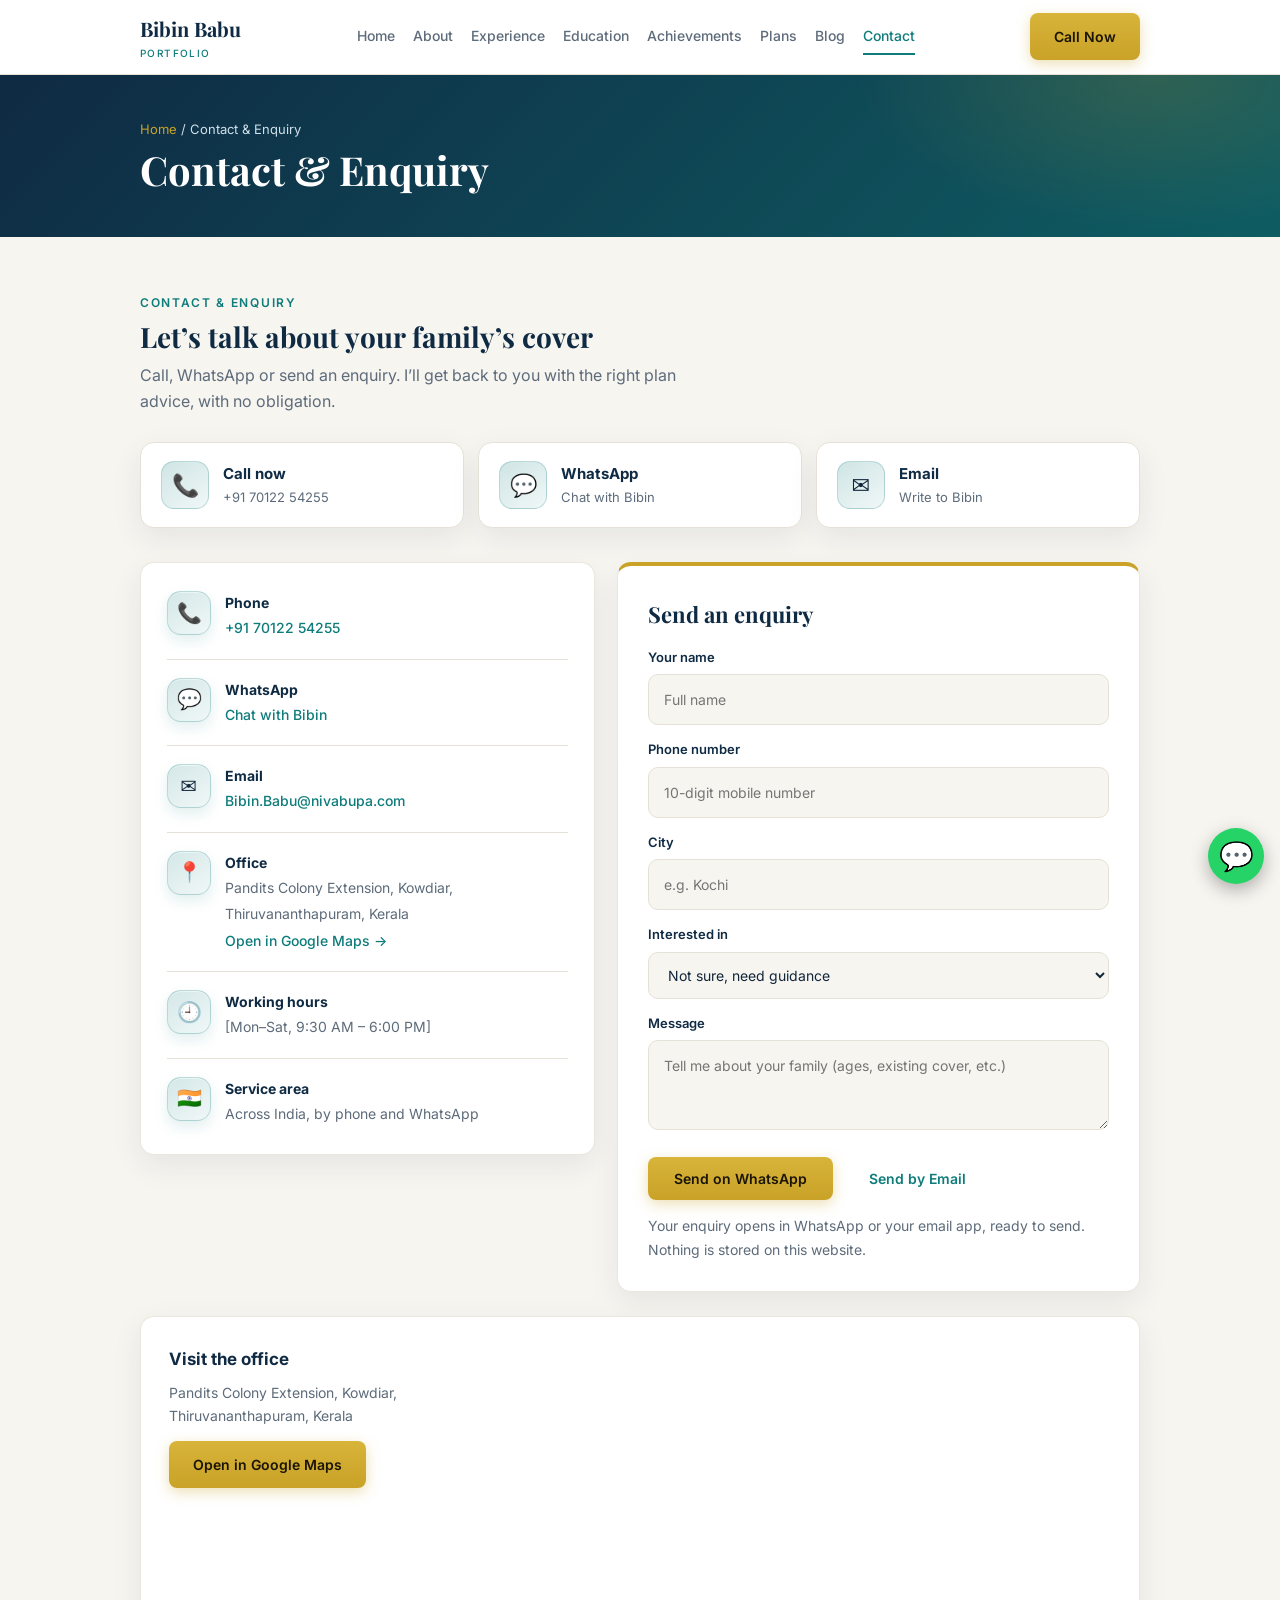
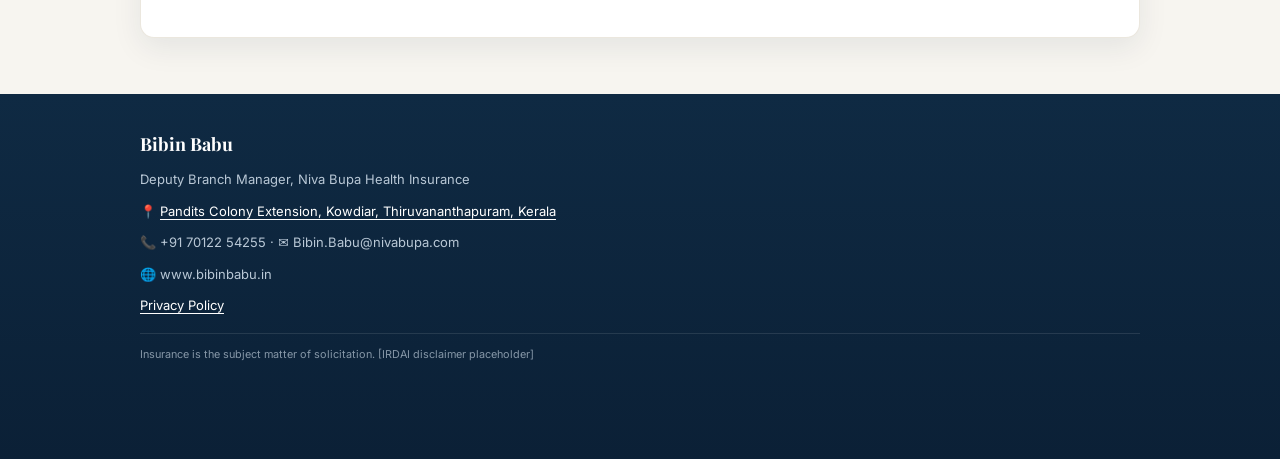
<file: contact.html>
<!DOCTYPE html>
<html lang="en"><head><meta charset="utf-8">
<meta name="viewport" content="width=device-width, initial-scale=1, viewport-fit=cover">
<title>Contact & Enquiry | Bibin Babu, Niva Bupa</title><meta name="description" content="Call, WhatsApp or send an enquiry to Bibin Babu for health insurance advice across India."><link rel="canonical" href="https://bibinbabu.in/contact.html">
<meta property="og:title" content="Contact & Enquiry | Bibin Babu, Niva Bupa"><meta property="og:description" content="Call, WhatsApp or send an enquiry to Bibin Babu for health insurance advice across India."><meta property="og:url" content="https://bibinbabu.in/contact.html"><meta property="og:type" content="website">
<link rel="icon" href="data:image/svg+xml,%3Csvg xmlns='http://www.w3.org/2000/svg' viewBox='0 0 100 100'%3E%3Ctext y='.9em' font-size='90'%3E🏥%3C/text%3E%3C/svg%3E">
<link rel="stylesheet" href="https://fonts.googleapis.com/css2?family=Inter:wght@400;500;600&family=Playfair+Display:wght@600;700&display=swap">
<link rel="stylesheet" href="style.css"></head>
<body>
<header><div class="wrap">
<a class="logo" href="index.html">Bibin Babu<small>Portfolio</small></a>
<nav id="nav"><a href="index.html">Home</a><a href="about.html">About</a><a href="experience.html">Experience</a><a href="education.html">Education</a><a href="achievements.html">Achievements</a><a href="plans.html">Plans</a><a href="blog.html">Blog</a><a class="on" href="contact.html">Contact</a></nav>
<div class="hact"><a class="btn pri hcall" href="tel:+917012254255">Call Now</a><button class="burger" id="burger" aria-label="Menu" aria-expanded="false">☰</button></div>
</div></header>
<div class="page-head"><div class="wrap"><div class="crumb"><a href="index.html">Home</a> / Contact & Enquiry</div><h1>Contact & Enquiry</h1></div></div>
<section id="contact"><div class="wrap">
<div class="eyebrow">Contact &amp; Enquiry</div>
<h2>Let’s talk about your family’s cover</h2>
<p class="sub">Call, WhatsApp or send an enquiry. I’ll get back to you with the right plan advice, with no obligation.</p>
<div class="qa"><a class="qb" href="tel:+917012254255"><span>📞</span><b>Call now</b><small>+91 70122 54255</small></a><a class="qb" href="https://wa.me/917012254255"><span>💬</span><b>WhatsApp</b><small>Chat with Bibin</small></a><a class="qb" href="mailto:Bibin.Babu@nivabupa.com"><span>✉️</span><b>Email</b><small>Write to Bibin</small></a></div>
<div class="cgrid">
<div class="card">
<div class="ci"><div class="ic">📞</div><div><b>Phone</b><a href="tel:+917012254255">+91 70122 54255</a></div></div>
<div class="ci"><div class="ic">💬</div><div><b>WhatsApp</b><a href="https://wa.me/917012254255">Chat with Bibin</a></div></div>
<div class="ci"><div class="ic">✉️</div><div><b>Email</b><a href="mailto:Bibin.Babu@nivabupa.com">Bibin.Babu@nivabupa.com</a></div></div>
<div class="ci"><div class="ic">📍</div><div><b>Office</b><span>Pandits Colony Extension, Kowdiar, Thiruvananthapuram, Kerala</span><br><a href="https://www.google.com/maps/search/?api=1&amp;query=Pandits+Colony+Extension+Kowdiar+Thiruvananthapuram" target="_blank" rel="noopener">Open in Google Maps →</a></div></div>
<div class="ci"><div class="ic">🕘</div><div><b>Working hours</b><span>[Mon–Sat, 9:30 AM – 6:00 PM]</span></div></div>
<div class="ci"><div class="ic">🇮🇳</div><div><b>Service area</b><span>Across India, by phone and WhatsApp</span></div></div>
</div>
<div class="card fm"><h3>Send an enquiry</h3>
<form id="enq" autocomplete="on">
<label for="fn">Your name</label><input id="fn" required placeholder="Full name">
<label for="fp">Phone number</label><input id="fp" type="tel" required placeholder="10-digit mobile number">
<label for="fl">City</label><input id="fl" placeholder="e.g. Kochi">
<label for="fq">Interested in</label>
<select id="fq"><option>Not sure, need guidance</option><option>ReAssure 2.0</option><option>ReAssure 3.0</option><option>Aspire</option><option>Senior First</option><option>Health Recharge</option></select>
<label for="fm">Message</label><textarea id="fm" placeholder="Tell me about your family (ages, existing cover, etc.)"></textarea>
<div class="btns"><button class="btn pri" type="submit">Send on WhatsApp</button><button class="btn sec" type="button" id="mail">Send by Email</button></div>
<p class="note">Your enquiry opens in WhatsApp or your email app, ready to send. Nothing is stored on this website.</p>
</form></div>
</div>
<div class="mapbox card"><div><h3>Visit the office</h3><p>Pandits Colony Extension, Kowdiar, Thiruvananthapuram, Kerala</p><a class="btn pri" href="https://www.google.com/maps/search/?api=1&amp;query=Pandits+Colony+Extension+Kowdiar+Thiruvananthapuram" target="_blank" rel="noopener">Open in Google Maps</a></div>
<iframe title="Office location on Google Maps" src="https://www.google.com/maps?q=Pandits+Colony+Extension+Kowdiar+Thiruvananthapuram&amp;output=embed" loading="lazy" referrerpolicy="no-referrer-when-downgrade" allowfullscreen></iframe></div>
</div></section>
<footer><div class="wrap">
<b>Bibin Babu</b>
<span>Deputy Branch Manager, Niva Bupa Health Insurance</span>
<span>📍 <a href="https://www.google.com/maps/search/?api=1&amp;query=Pandits+Colony+Extension+Kowdiar+Thiruvananthapuram" target="_blank" rel="noopener">Pandits Colony Extension, Kowdiar, Thiruvananthapuram, Kerala</a></span>
<span>📞 +91 70122 54255 · ✉️ Bibin.Babu@nivabupa.com</span>
<span>🌐 www.bibinbabu.in</span>
<span><a href="privacy.html">Privacy Policy</a></span>
<small>Insurance is the subject matter of solicitation. [IRDAI disclaimer placeholder]</small>
</div></footer>

<a class="wa" href="https://wa.me/917012254255" aria-label="WhatsApp">💬</a>

<script src="script.js"></script>
</body></html>
</file>
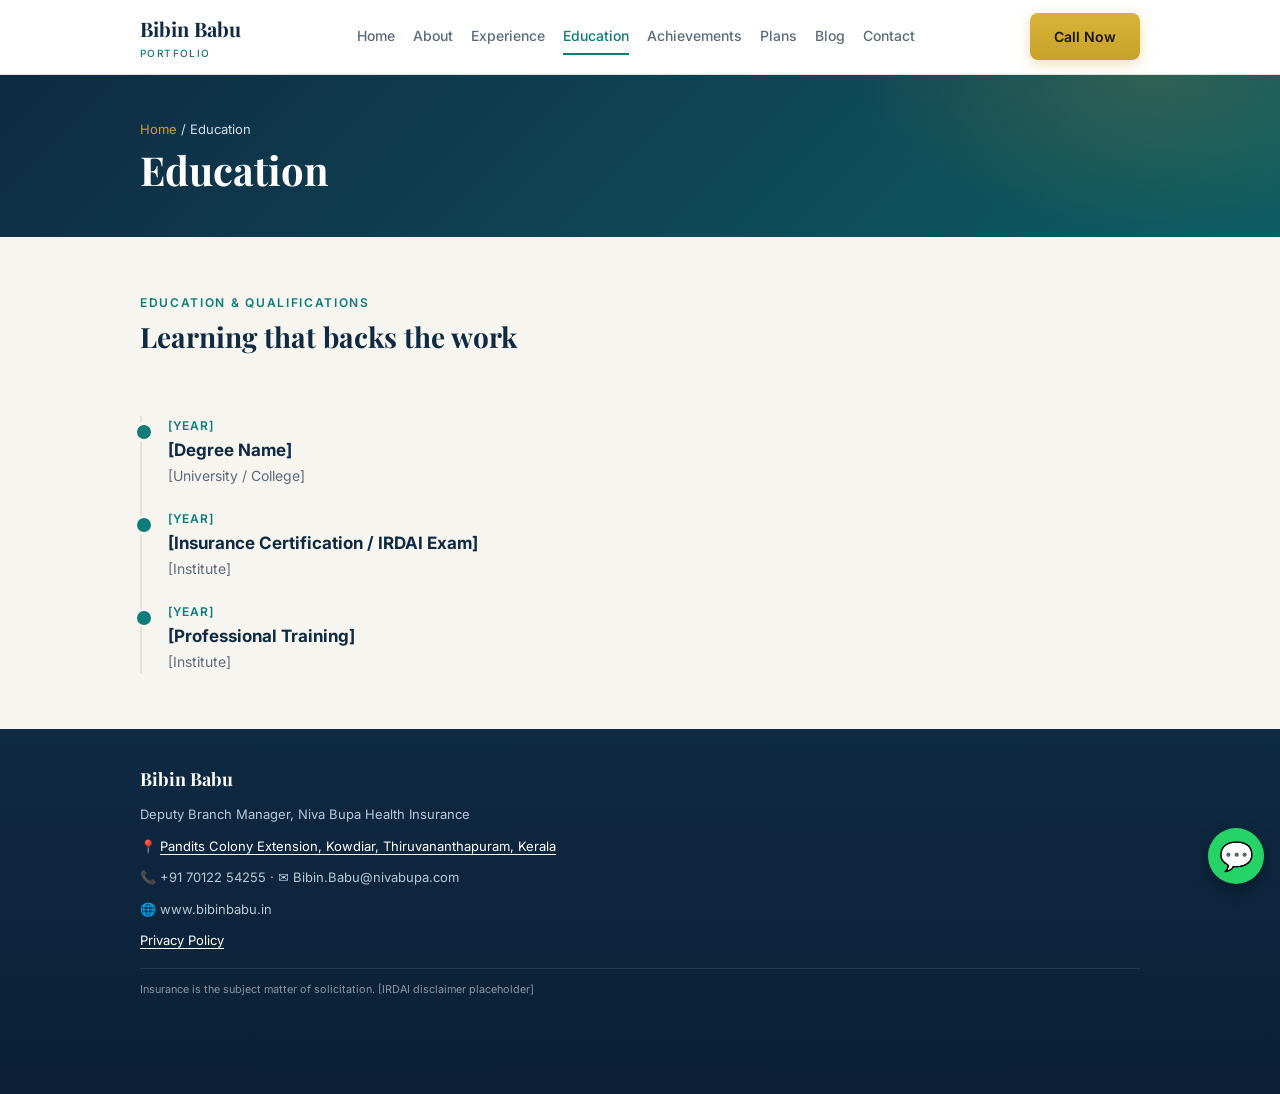
<file: education.html>
<!DOCTYPE html>
<html lang="en"><head><meta charset="utf-8">
<meta name="viewport" content="width=device-width, initial-scale=1, viewport-fit=cover">
<title>Education & Qualifications | Bibin Babu</title><meta name="description" content="Education, certifications and insurance training of Bibin Babu."><link rel="canonical" href="https://bibinbabu.in/education.html">
<meta property="og:title" content="Education & Qualifications | Bibin Babu"><meta property="og:description" content="Education, certifications and insurance training of Bibin Babu."><meta property="og:url" content="https://bibinbabu.in/education.html"><meta property="og:type" content="website">
<link rel="icon" href="data:image/svg+xml,%3Csvg xmlns='http://www.w3.org/2000/svg' viewBox='0 0 100 100'%3E%3Ctext y='.9em' font-size='90'%3E🏥%3C/text%3E%3C/svg%3E">
<link rel="stylesheet" href="https://fonts.googleapis.com/css2?family=Inter:wght@400;500;600&family=Playfair+Display:wght@600;700&display=swap">
<link rel="stylesheet" href="style.css"></head>
<body>
<header><div class="wrap">
<a class="logo" href="index.html">Bibin Babu<small>Portfolio</small></a>
<nav id="nav"><a href="index.html">Home</a><a href="about.html">About</a><a href="experience.html">Experience</a><a class="on" href="education.html">Education</a><a href="achievements.html">Achievements</a><a href="plans.html">Plans</a><a href="blog.html">Blog</a><a href="contact.html">Contact</a></nav>
<div class="hact"><a class="btn pri hcall" href="tel:+917012254255">Call Now</a><button class="burger" id="burger" aria-label="Menu" aria-expanded="false">☰</button></div>
</div></header>
<div class="page-head"><div class="wrap"><div class="crumb"><a href="index.html">Home</a> / Education</div><h1>Education</h1></div></div>
<section id="education"><div class="wrap">
<div class="eyebrow">Education &amp; Qualifications</div>
<h2>Learning that backs the work</h2>
<p class="sub">&nbsp;</p>
<div class="tl">
<!-- ADD ENTRIES: copy one <div class="it"> block per degree or certification -->
<div class="it"><div class="yr">[YEAR]</div><h3>[Degree Name]</h3><p>[University / College]</p></div>
<div class="it"><div class="yr">[YEAR]</div><h3>[Insurance Certification / IRDAI Exam]</h3><p>[Institute]</p></div>
<div class="it"><div class="yr">[YEAR]</div><h3>[Professional Training]</h3><p>[Institute]</p></div>
</div></div></section>
<footer><div class="wrap">
<b>Bibin Babu</b>
<span>Deputy Branch Manager, Niva Bupa Health Insurance</span>
<span>📍 <a href="https://www.google.com/maps/search/?api=1&amp;query=Pandits+Colony+Extension+Kowdiar+Thiruvananthapuram" target="_blank" rel="noopener">Pandits Colony Extension, Kowdiar, Thiruvananthapuram, Kerala</a></span>
<span>📞 +91 70122 54255 · ✉️ Bibin.Babu@nivabupa.com</span>
<span>🌐 www.bibinbabu.in</span>
<span><a href="privacy.html">Privacy Policy</a></span>
<small>Insurance is the subject matter of solicitation. [IRDAI disclaimer placeholder]</small>
</div></footer>

<a class="wa" href="https://wa.me/917012254255" aria-label="WhatsApp">💬</a>

<script src="script.js"></script>
</body></html>
</file>
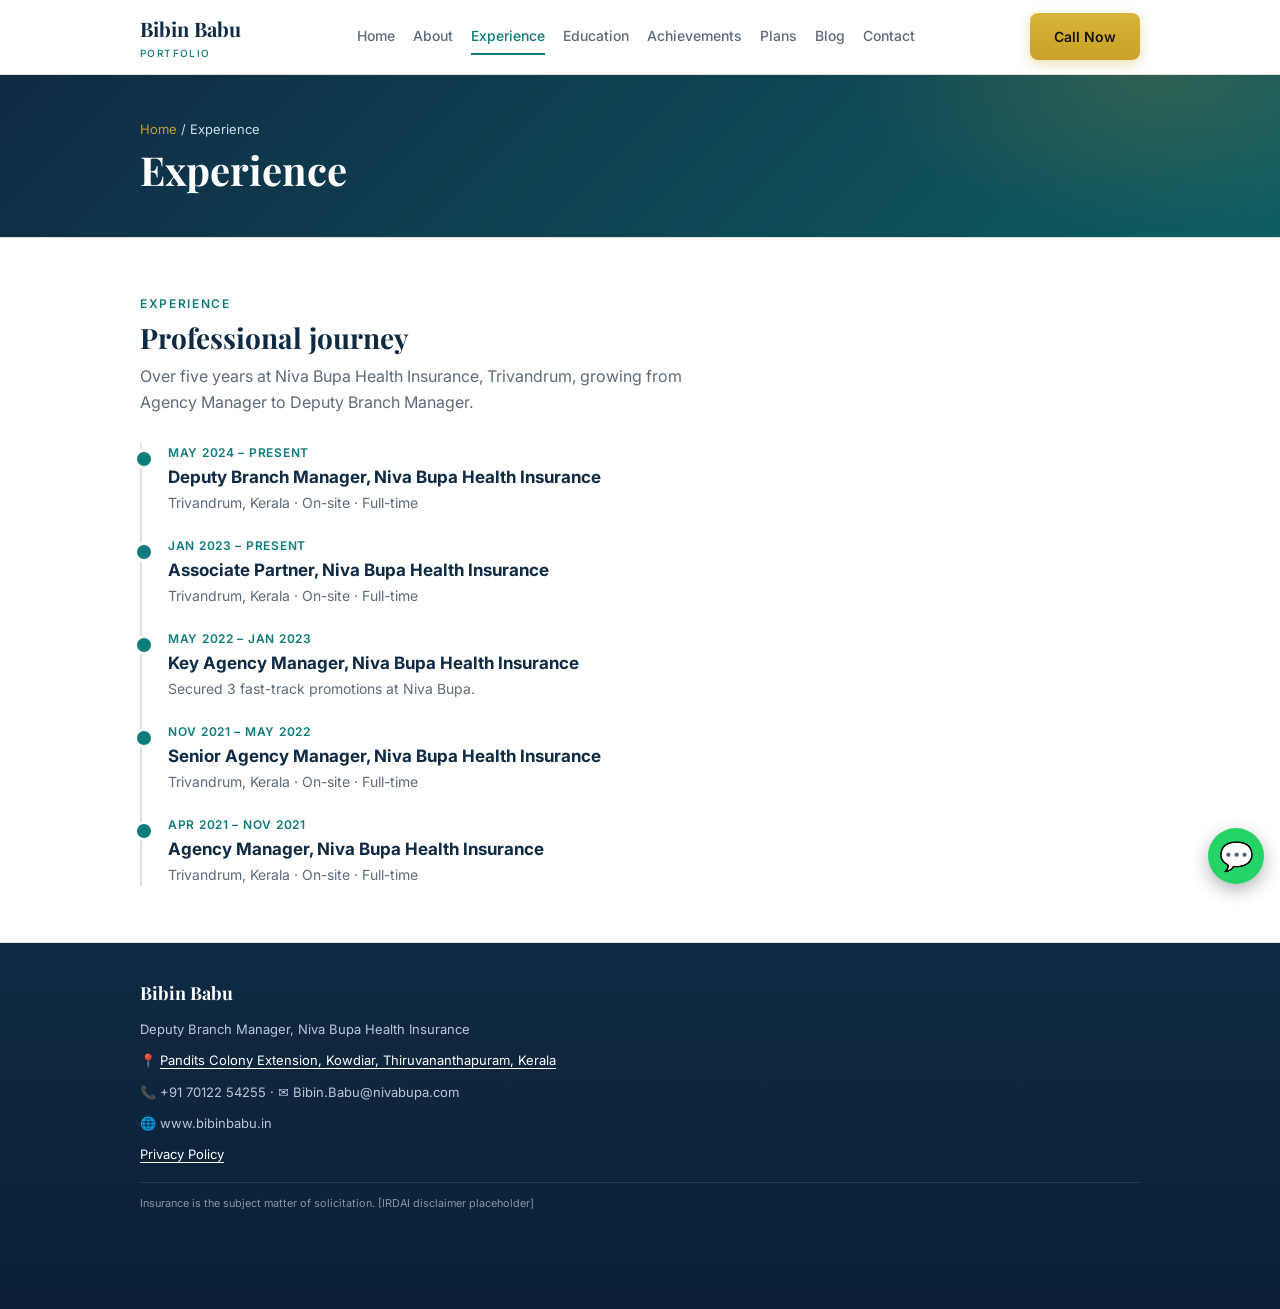
<file: experience.html>
<!DOCTYPE html>
<html lang="en"><head><meta charset="utf-8">
<meta name="viewport" content="width=device-width, initial-scale=1, viewport-fit=cover">
<title>Experience | Bibin Babu, Niva Bupa</title><meta name="description" content="Professional experience of Bibin Babu in health insurance and branch management."><link rel="canonical" href="https://bibinbabu.in/experience.html">
<meta property="og:title" content="Experience | Bibin Babu, Niva Bupa"><meta property="og:description" content="Professional experience of Bibin Babu in health insurance and branch management."><meta property="og:url" content="https://bibinbabu.in/experience.html"><meta property="og:type" content="website">
<link rel="icon" href="data:image/svg+xml,%3Csvg xmlns='http://www.w3.org/2000/svg' viewBox='0 0 100 100'%3E%3Ctext y='.9em' font-size='90'%3E🏥%3C/text%3E%3C/svg%3E">
<link rel="stylesheet" href="https://fonts.googleapis.com/css2?family=Inter:wght@400;500;600&family=Playfair+Display:wght@600;700&display=swap">
<link rel="stylesheet" href="style.css"></head>
<body>
<header><div class="wrap">
<a class="logo" href="index.html">Bibin Babu<small>Portfolio</small></a>
<nav id="nav"><a href="index.html">Home</a><a href="about.html">About</a><a class="on" href="experience.html">Experience</a><a href="education.html">Education</a><a href="achievements.html">Achievements</a><a href="plans.html">Plans</a><a href="blog.html">Blog</a><a href="contact.html">Contact</a></nav>
<div class="hact"><a class="btn pri hcall" href="tel:+917012254255">Call Now</a><button class="burger" id="burger" aria-label="Menu" aria-expanded="false">☰</button></div>
</div></header>
<div class="page-head"><div class="wrap"><div class="crumb"><a href="index.html">Home</a> / Experience</div><h1>Experience</h1></div></div>
<section id="experience" class="alt"><div class="wrap">
<div class="eyebrow">Experience</div>
<h2>Professional journey</h2>
<p class="sub">Over five years at Niva Bupa Health Insurance, Trivandrum, growing from Agency Manager to Deputy Branch Manager.</p>
<div class="tl">
<!-- ADD ENTRIES: copy one <div class="it"> block per role and edit year, title and description -->
<div class="it"><div class="yr">MAY 2024 – PRESENT</div><h3>Deputy Branch Manager, Niva Bupa Health Insurance</h3><p>Trivandrum, Kerala · On-site · Full-time</p></div>
<div class="it"><div class="yr">JAN 2023 – PRESENT</div><h3>Associate Partner, Niva Bupa Health Insurance</h3><p>Trivandrum, Kerala · On-site · Full-time</p></div>
<div class="it"><div class="yr">MAY 2022 – JAN 2023</div><h3>Key Agency Manager, Niva Bupa Health Insurance</h3><p>Secured 3 fast-track promotions at Niva Bupa.</p></div>
<div class="it"><div class="yr">NOV 2021 – MAY 2022</div><h3>Senior Agency Manager, Niva Bupa Health Insurance</h3><p>Trivandrum, Kerala · On-site · Full-time</p></div>
<div class="it"><div class="yr">APR 2021 – NOV 2021</div><h3>Agency Manager, Niva Bupa Health Insurance</h3><p>Trivandrum, Kerala · On-site · Full-time</p></div>
</div></div></section>
<footer><div class="wrap">
<b>Bibin Babu</b>
<span>Deputy Branch Manager, Niva Bupa Health Insurance</span>
<span>📍 <a href="https://www.google.com/maps/search/?api=1&amp;query=Pandits+Colony+Extension+Kowdiar+Thiruvananthapuram" target="_blank" rel="noopener">Pandits Colony Extension, Kowdiar, Thiruvananthapuram, Kerala</a></span>
<span>📞 +91 70122 54255 · ✉️ Bibin.Babu@nivabupa.com</span>
<span>🌐 www.bibinbabu.in</span>
<span><a href="privacy.html">Privacy Policy</a></span>
<small>Insurance is the subject matter of solicitation. [IRDAI disclaimer placeholder]</small>
</div></footer>

<a class="wa" href="https://wa.me/917012254255" aria-label="WhatsApp">💬</a>

<script src="script.js"></script>
</body></html>
</file>
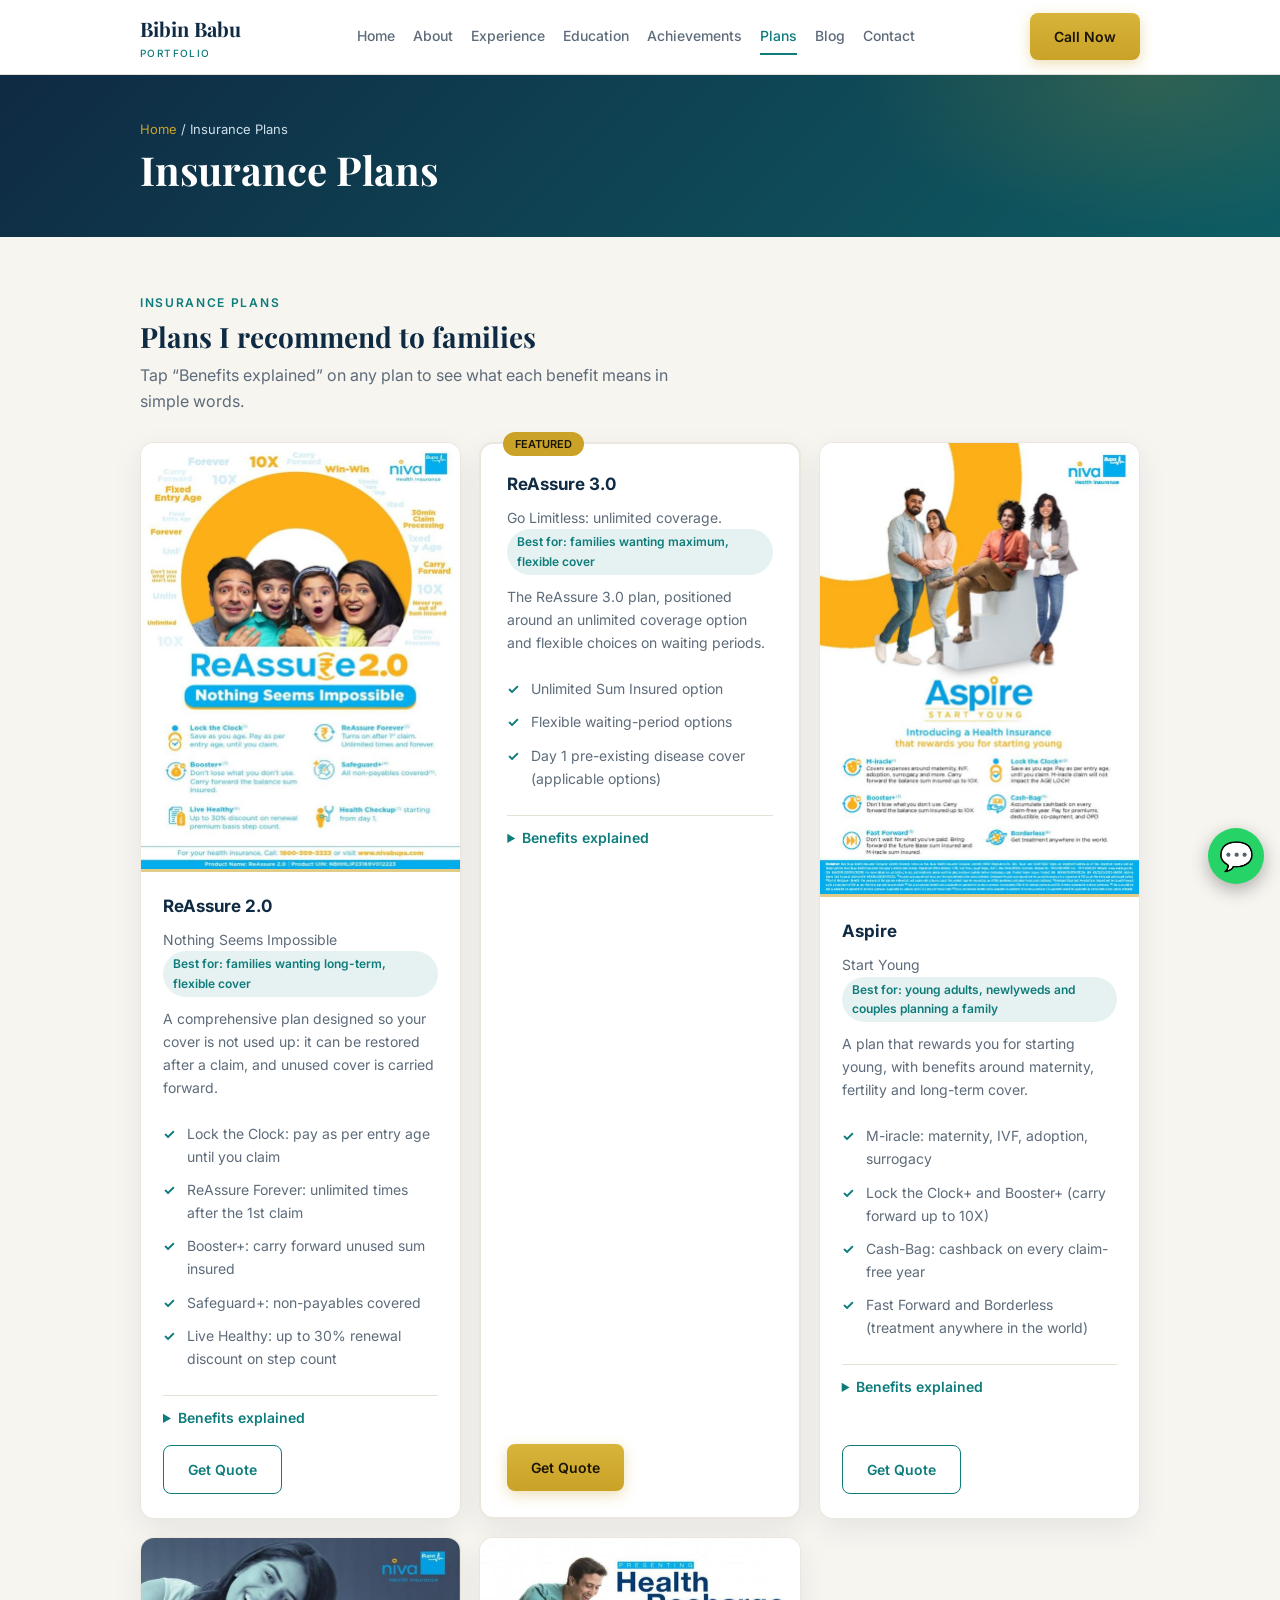
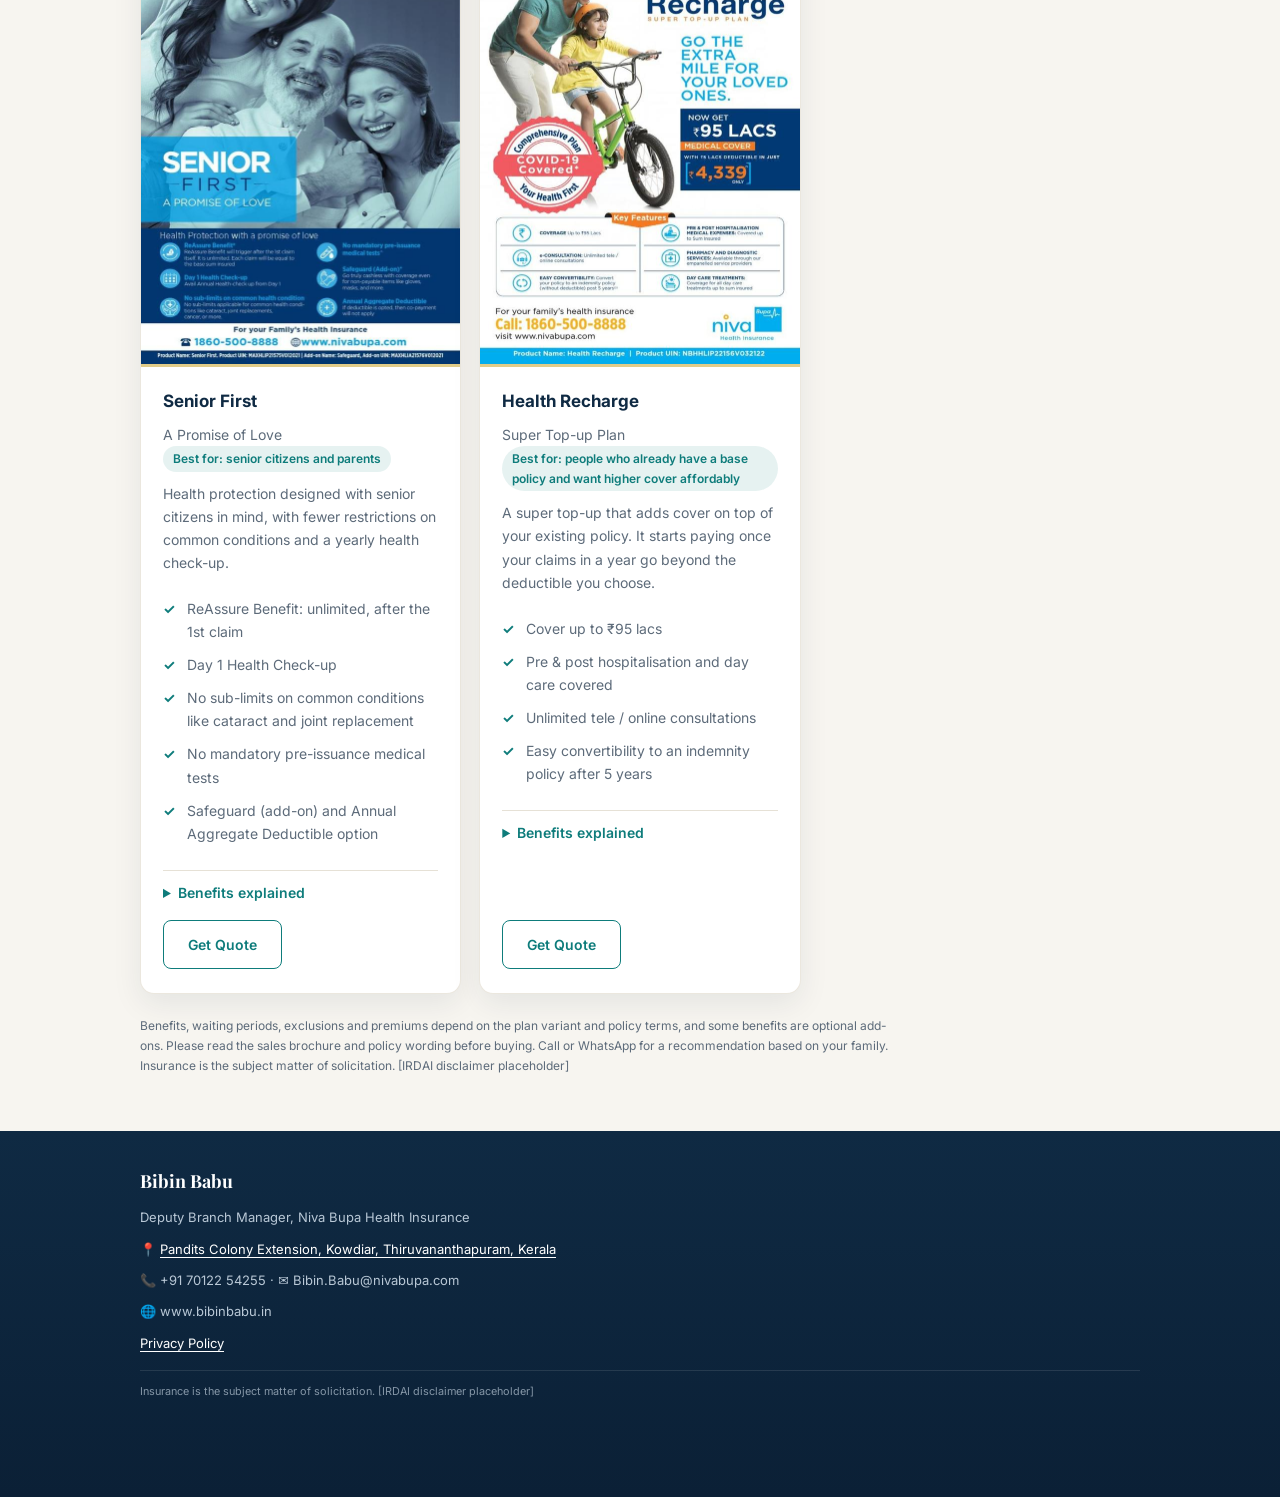
<file: plans.html>
<!DOCTYPE html>
<html lang="en"><head><meta charset="utf-8">
<meta name="viewport" content="width=device-width, initial-scale=1, viewport-fit=cover">
<title>Niva Bupa Health Insurance Plans | Bibin Babu</title><meta name="description" content="ReAssure 2.0, ReAssure 3.0, Aspire, Senior First and Health Recharge health insurance plans from Niva Bupa."><link rel="canonical" href="https://bibinbabu.in/plans.html">
<meta property="og:title" content="Niva Bupa Health Insurance Plans | Bibin Babu"><meta property="og:description" content="ReAssure 2.0, ReAssure 3.0, Aspire, Senior First and Health Recharge health insurance plans from Niva Bupa."><meta property="og:url" content="https://bibinbabu.in/plans.html"><meta property="og:type" content="website">
<link rel="icon" href="data:image/svg+xml,%3Csvg xmlns='http://www.w3.org/2000/svg' viewBox='0 0 100 100'%3E%3Ctext y='.9em' font-size='90'%3E🏥%3C/text%3E%3C/svg%3E">
<link rel="stylesheet" href="https://fonts.googleapis.com/css2?family=Inter:wght@400;500;600&family=Playfair+Display:wght@600;700&display=swap">
<link rel="stylesheet" href="style.css"></head>
<body>
<header><div class="wrap">
<a class="logo" href="index.html">Bibin Babu<small>Portfolio</small></a>
<nav id="nav"><a href="index.html">Home</a><a href="about.html">About</a><a href="experience.html">Experience</a><a href="education.html">Education</a><a href="achievements.html">Achievements</a><a class="on" href="plans.html">Plans</a><a href="blog.html">Blog</a><a href="contact.html">Contact</a></nav>
<div class="hact"><a class="btn pri hcall" href="tel:+917012254255">Call Now</a><button class="burger" id="burger" aria-label="Menu" aria-expanded="false">☰</button></div>
</div></header>
<div class="page-head"><div class="wrap"><div class="crumb"><a href="index.html">Home</a> / Insurance Plans</div><h1>Insurance Plans</h1></div></div>
<section id="plans"><div class="wrap"><div class="eyebrow">Insurance Plans</div><h2>Plans I recommend to families</h2>
<p class="sub">Tap “Benefits explained” on any plan to see what each benefit means in simple words.</p>
<div class="grid g3">
<div class="card pc"><img src="image/reassure-2-0.jpg" alt="ReAssure 2.0 plan"><div class="pb"><h3>ReAssure 2.0</h3><p>Nothing Seems Impossible</p><span class="pfor">Best for: families wanting long-term, flexible cover</span><p class="pd">A comprehensive plan designed so your cover is not used up: it can be restored after a claim, and unused cover is carried forward.</p><ul><li>Lock the Clock: pay as per entry age until you claim</li><li>ReAssure Forever: unlimited times after the 1st claim</li><li>Booster+: carry forward unused sum insured</li><li>Safeguard+: non-payables covered</li><li>Live Healthy: up to 30% renewal discount on step count</li></ul><details class="dt"><summary>Benefits explained</summary><dl><dt>Lock the Clock</dt><dd>Your premium stays based on the age you joined, until you make a claim. You save as you age.</dd><dt>ReAssure Forever</dt><dd>Switches on after your first claim and restores your sum insured, unlimited times and forever.</dd><dt>Booster+</dt><dd>Unused sum insured is carried forward, so you don’t lose what you don’t use.</dd><dt>Safeguard+</dt><dd>Covers non-payable items that are normally paid out of pocket.</dd><dt>Live Healthy</dt><dd>Up to 30% discount on renewal premium, based on your step count.</dd></dl></details><a class="btn sec" style="color:var(--teal)" href="contact.html">Get Quote</a></div></div>
<div class="card feat fcol"><span class="badge">FEATURED</span><h3>ReAssure 3.0</h3><p>Go Limitless: unlimited coverage.</p><span class="pfor">Best for: families wanting maximum, flexible cover</span><p class="pd">The ReAssure 3.0 plan, positioned around an unlimited coverage option and flexible choices on waiting periods.</p><ul><li>Unlimited Sum Insured option</li><li>Flexible waiting-period options</li><li>Day 1 pre-existing disease cover (applicable options)</li></ul><details class="dt"><summary>Benefits explained</summary><dl><dt>Unlimited Sum Insured</dt><dd>An option where cover is not capped at a fixed amount, so you never worry about running out.</dd><dt>Flexible waiting periods</dt><dd>Choose the option that suits you, including options with shorter waiting periods.</dd><dt>Day 1 pre-existing disease cover</dt><dd>Available in applicable options, so existing conditions can be covered from the start.</dd></dl></details><a class="btn pri" href="contact.html">Get Quote</a></div>
<div class="card pc"><img src="image/aspire.jpg" alt="Aspire plan"><div class="pb"><h3>Aspire</h3><p>Start Young</p><span class="pfor">Best for: young adults, newlyweds and couples planning a family</span><p class="pd">A plan that rewards you for starting young, with benefits around maternity, fertility and long-term cover.</p><ul><li>M-iracle: maternity, IVF, adoption, surrogacy</li><li>Lock the Clock+ and Booster+ (carry forward up to 10X)</li><li>Cash-Bag: cashback on every claim-free year</li><li>Fast Forward and Borderless (treatment anywhere in the world)</li></ul><details class="dt"><summary>Benefits explained</summary><dl><dt>M-iracle</dt><dd>Covers expenses around maternity, IVF, adoption, surrogacy and more. The balance sum insured can be carried forward up to 10X.</dd><dt>Lock the Clock+</dt><dd>Pay as per your entry age until you claim. An M-iracle claim does not affect the age lock.</dd><dt>Booster+</dt><dd>Unused sum insured is carried forward, up to 10X.</dd><dt>Cash-Bag</dt><dd>Cashback on every claim-free year, usable towards premiums, deductible, co-payment and OPD.</dd><dt>Fast Forward</dt><dd>Don’t wait for what you’ve paid: bring the future base sum insured and M-iracle sum insured forward.</dd><dt>Borderless</dt><dd>Get treatment anywhere in the world.</dd></dl></details><a class="btn sec" style="color:var(--teal)" href="contact.html">Get Quote</a></div></div>
<div class="card pc"><img src="image/senior-first.jpg" alt="Senior First plan"><div class="pb"><h3>Senior First</h3><p>A Promise of Love</p><span class="pfor">Best for: senior citizens and parents</span><p class="pd">Health protection designed with senior citizens in mind, with fewer restrictions on common conditions and a yearly health check-up.</p><ul><li>ReAssure Benefit: unlimited, after the 1st claim</li><li>Day 1 Health Check-up</li><li>No sub-limits on common conditions like cataract and joint replacement</li><li>No mandatory pre-issuance medical tests</li><li>Safeguard (add-on) and Annual Aggregate Deductible option</li></ul><details class="dt"><summary>Benefits explained</summary><dl><dt>ReAssure Benefit</dt><dd>Triggers after the first claim and is unlimited. Each claim is equal to the base sum insured.</dd><dt>Day 1 Health Check-up</dt><dd>Annual health check-up available from day 1.</dd><dt>No sub-limits</dt><dd>No sub-limits on common conditions such as cataract, joint replacements, cancer and more.</dd><dt>Safeguard (add-on)</dt><dd>Go truly cashless with cover even for non-payable items like gloves and masks.</dd><dt>Annual Aggregate Deductible</dt><dd>If a deductible is opted, co-payment will not apply.</dd></dl></details><a class="btn sec" style="color:var(--teal)" href="contact.html">Get Quote</a></div></div>
<div class="card pc"><img src="image/health-recharge.jpg" alt="Health Recharge plan"><div class="pb"><h3>Health Recharge</h3><p>Super Top-up Plan</p><span class="pfor">Best for: people who already have a base policy and want higher cover affordably</span><p class="pd">A super top-up that adds cover on top of your existing policy. It starts paying once your claims in a year go beyond the deductible you choose.</p><ul><li>Cover up to ₹95 lacs</li><li>Pre &amp; post hospitalisation and day care covered</li><li>Unlimited tele / online consultations</li><li>Easy convertibility to an indemnity policy after 5 years</li></ul><details class="dt"><summary>Benefits explained</summary><dl><dt>Super top-up</dt><dd>Works above the selected deductible, adding extra protection for large medical bills.</dd><dt>Coverage</dt><dd>Up to ₹95 lacs.</dd><dt>Pre &amp; post hospitalisation</dt><dd>Medical expenses before and after hospitalisation covered up to the sum insured.</dd><dt>e-Consultation</dt><dd>Unlimited tele / online consultations.</dd><dt>Pharmacy &amp; diagnostics</dt><dd>Available through empanelled service providers.</dd><dt>Day care treatments</dt><dd>Covered for all day care treatments up to the sum insured.</dd><dt>Easy convertibility</dt><dd>Convert to an indemnity policy (without deductible) after 5 years.</dd></dl></details><a class="btn sec" style="color:var(--teal)" href="contact.html">Get Quote</a></div></div>
</div>
<p class="disc">Benefits, waiting periods, exclusions and premiums depend on the plan variant and policy terms, and some benefits are optional add-ons. Please read the sales brochure and policy wording before buying. Call or WhatsApp for a recommendation based on your family. Insurance is the subject matter of solicitation. [IRDAI disclaimer placeholder]</p>
</div></section>
<footer><div class="wrap">
<b>Bibin Babu</b>
<span>Deputy Branch Manager, Niva Bupa Health Insurance</span>
<span>📍 <a href="https://www.google.com/maps/search/?api=1&amp;query=Pandits+Colony+Extension+Kowdiar+Thiruvananthapuram" target="_blank" rel="noopener">Pandits Colony Extension, Kowdiar, Thiruvananthapuram, Kerala</a></span>
<span>📞 +91 70122 54255 · ✉️ Bibin.Babu@nivabupa.com</span>
<span>🌐 www.bibinbabu.in</span>
<span><a href="privacy.html">Privacy Policy</a></span>
<small>Insurance is the subject matter of solicitation. [IRDAI disclaimer placeholder]</small>
</div></footer>

<a class="wa" href="https://wa.me/917012254255" aria-label="WhatsApp">💬</a>

<script src="script.js"></script>
</body></html>
</file>
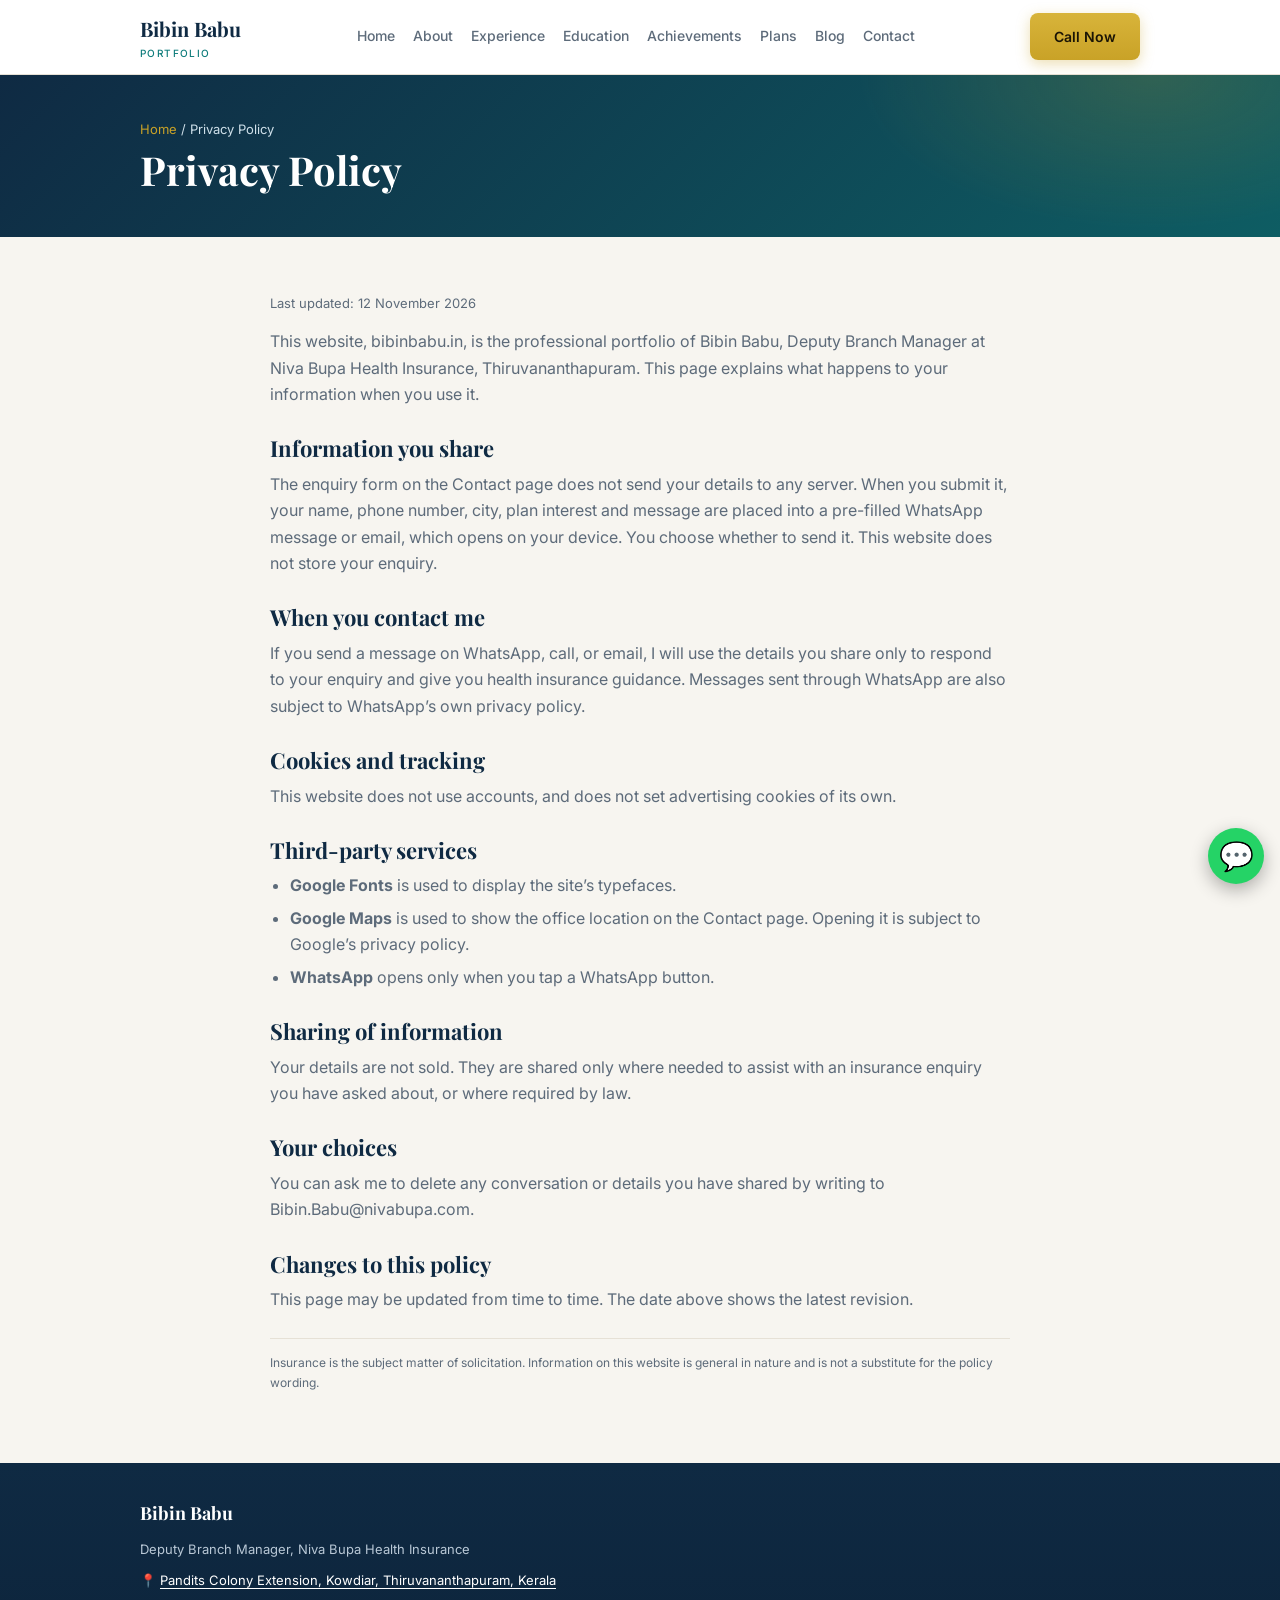
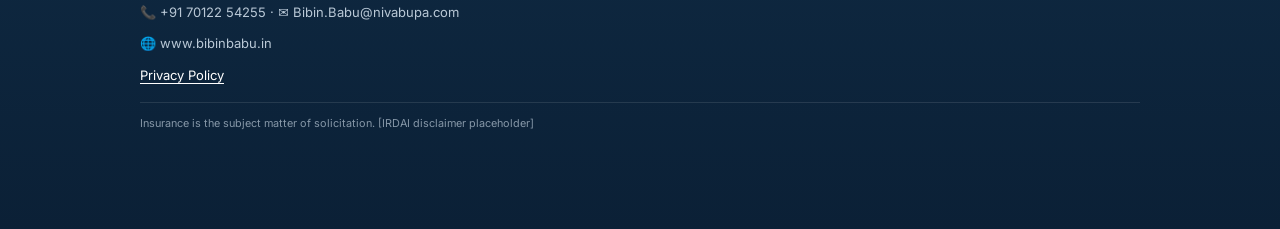
<file: privacy.html>
<!DOCTYPE html>
<html lang="en"><head><meta charset="utf-8">
<meta name="viewport" content="width=device-width, initial-scale=1, viewport-fit=cover">
<title>Privacy Policy | Bibin Babu, Niva Bupa</title><meta name="description" content="How this website handles your information: no accounts, no stored enquiries."><link rel="canonical" href="https://bibinbabu.in/privacy.html">
<meta property="og:title" content="Privacy Policy | Bibin Babu, Niva Bupa"><meta property="og:description" content="Call, WhatsApp or send an enquiry to Bibin Babu for health insurance advice across India."><meta property="og:url" content="https://bibinbabu.in/privacy.html"><meta property="og:type" content="website">
<link rel="icon" href="data:image/svg+xml,%3Csvg xmlns='http://www.w3.org/2000/svg' viewBox='0 0 100 100'%3E%3Ctext y='.9em' font-size='90'%3E🏥%3C/text%3E%3C/svg%3E">
<link rel="stylesheet" href="https://fonts.googleapis.com/css2?family=Inter:wght@400;500;600&family=Playfair+Display:wght@600;700&display=swap">
<link rel="stylesheet" href="style.css"></head>
<body>
<header><div class="wrap">
<a class="logo" href="index.html">Bibin Babu<small>Portfolio</small></a>
<nav id="nav"><a href="index.html">Home</a><a href="about.html">About</a><a href="experience.html">Experience</a><a href="education.html">Education</a><a href="achievements.html">Achievements</a><a href="plans.html">Plans</a><a href="blog.html">Blog</a><a href="contact.html">Contact</a></nav>
<div class="hact"><a class="btn pri hcall" href="tel:+917012254255">Call Now</a><button class="burger" id="burger" aria-label="Menu" aria-expanded="false">☰</button></div>
</div></header>
<div class="page-head"><div class="wrap"><div class="crumb"><a href="index.html">Home</a> / Privacy Policy</div><h1>Privacy Policy</h1></div></div>
<section><div class="wrap"><div class="post">
<p class="meta">Last updated: 12 November 2026</p>
<p>This website, bibinbabu.in, is the professional portfolio of Bibin Babu, Deputy Branch Manager at Niva Bupa Health Insurance, Thiruvananthapuram. This page explains what happens to your information when you use it.</p>
<h2>Information you share</h2>
<p>The enquiry form on the Contact page does not send your details to any server. When you submit it, your name, phone number, city, plan interest and message are placed into a pre-filled WhatsApp message or email, which opens on your device. You choose whether to send it. This website does not store your enquiry.</p>
<h2>When you contact me</h2>
<p>If you send a message on WhatsApp, call, or email, I will use the details you share only to respond to your enquiry and give you health insurance guidance. Messages sent through WhatsApp are also subject to WhatsApp’s own privacy policy.</p>
<h2>Cookies and tracking</h2>
<p>This website does not use accounts, and does not set advertising cookies of its own.</p>
<h2>Third-party services</h2>
<ul><li><b>Google Fonts</b> is used to display the site’s typefaces.</li><li><b>Google Maps</b> is used to show the office location on the Contact page. Opening it is subject to Google’s privacy policy.</li><li><b>WhatsApp</b> opens only when you tap a WhatsApp button.</li></ul>
<h2>Sharing of information</h2>
<p>Your details are not sold. They are shared only where needed to assist with an insurance enquiry you have asked about, or where required by law.</p>
<h2>Your choices</h2>
<p>You can ask me to delete any conversation or details you have shared by writing to <a href="mailto:Bibin.Babu@nivabupa.com">Bibin.Babu@nivabupa.com</a>.</p>
<h2>Changes to this policy</h2>
<p>This page may be updated from time to time. The date above shows the latest revision.</p>
<p class="note2">Insurance is the subject matter of solicitation. Information on this website is general in nature and is not a substitute for the policy wording.</p>
</div></div></section>
<footer><div class="wrap">
<b>Bibin Babu</b>
<span>Deputy Branch Manager, Niva Bupa Health Insurance</span>
<span>📍 <a href="https://www.google.com/maps/search/?api=1&amp;query=Pandits+Colony+Extension+Kowdiar+Thiruvananthapuram" target="_blank" rel="noopener">Pandits Colony Extension, Kowdiar, Thiruvananthapuram, Kerala</a></span>
<span>📞 +91 70122 54255 · ✉️ Bibin.Babu@nivabupa.com</span>
<span>🌐 www.bibinbabu.in</span>
<span><a href="privacy.html">Privacy Policy</a></span>
<small>Insurance is the subject matter of solicitation. [IRDAI disclaimer placeholder]</small>
</div></footer>

<a class="wa" href="https://wa.me/917012254255" aria-label="WhatsApp">💬</a>

<script src="script.js"></script>
</body></html>
</file>
<file: style.css>
:root{--bg:#f7f5f0;--surface:#fff;--text:#12263a;--muted:#5d6b7a;--navy:#0f2a43;--teal:#0e7c7b;--gold:#c9a227;--line:#e6e1d6;--head:#0f2a43;color-scheme:light;box-sizing:border-box;padding-top:env(safe-area-inset-top,0px);padding-bottom:env(safe-area-inset-bottom,0px)}
@media (prefers-color-scheme:dark){:root:not([data-theme="light"]){--bg:#0b1722;--surface:#122434;--text:#eaf0f5;--muted:#9fb0bf;--teal:#32b3b1;--line:#22384b;--head:#eaf0f5;color-scheme:dark}}
:root[data-theme="dark"]{--bg:#0b1722;--surface:#122434;--text:#eaf0f5;--muted:#9fb0bf;--teal:#32b3b1;--line:#22384b;--head:#eaf0f5;color-scheme:dark}
*{box-sizing:border-box;margin:0}
html{scroll-behavior:smooth;scroll-padding-top:110px}
body{background:var(--bg);color:var(--text);font-family:Inter,system-ui,sans-serif;line-height:1.65}
a{color:inherit;text-decoration:none}
.wrap{max-width:1040px;margin:0 auto;padding:0 20px}
header{position:sticky;top:env(safe-area-inset-top,0px);background:var(--surface);border-bottom:1px solid var(--line);z-index:5}
header .wrap{display:flex;align-items:center;justify-content:space-between;gap:14px;padding-top:12px;padding-bottom:12px;position:relative}
.logo{font-family:'Playfair Display',Georgia,serif;font-weight:700;font-size:20px;color:var(--head)}
.logo small{display:block;font-family:Inter,sans-serif;font-weight:500;font-size:10px;letter-spacing:.14em;text-transform:uppercase;color:var(--teal)}
nav{display:flex;gap:24px;font-size:14px;font-weight:500;color:var(--muted)}
nav a{padding:6px 0;border-bottom:2px solid transparent}
nav a:hover,nav a.on{color:var(--teal);border-color:var(--teal)}
.hact{display:flex;align-items:center;gap:10px}
.hcall{padding:10px 18px}
.burger{display:none;background:none;border:1.5px solid var(--line);border-radius:8px;width:42px;height:42px;font-size:20px;line-height:1;color:var(--head);cursor:pointer}
@media(max-width:860px){.burger{display:block}.hcall{padding:9px 14px}nav{display:none;position:absolute;left:0;right:0;top:100%;flex-direction:column;gap:0;background:var(--surface);border-bottom:1px solid var(--line);padding:4px 20px 12px;box-shadow:0 12px 20px rgba(0,0,0,.12)}nav.open{display:flex}nav a{padding:13px 0;border-bottom:1px solid var(--line)}nav a:last-child{border-bottom:0}}
.btn{display:inline-block;padding:12px 24px;border-radius:8px;font-weight:600;font-size:14px}
.pri{background:var(--gold);color:#1a1405}
.sec{border:1.5px solid currentColor}
.hero{background:linear-gradient(135deg,#0f2a43 0%,#0e5d63 100%);color:#fff;padding:64px 0}
.hero .wrap{display:grid;gap:36px;align-items:center}
@media(min-width:780px){.hero .wrap{grid-template-columns:1.25fr 1fr}}
.tag{display:inline-block;color:var(--gold);border:1px solid rgba(201,162,39,.5);padding:4px 14px;border-radius:999px;font-size:12px;letter-spacing:.06em;margin-bottom:16px}
h1{font-family:'Playfair Display',Georgia,serif;font-size:clamp(32px,6vw,52px);line-height:1.12;margin-bottom:8px}
.role{color:var(--gold);font-weight:600;margin-bottom:14px}
.hero p{color:#cfe0ea;margin-bottom:26px;max-width:480px}
.btns{display:flex;gap:12px;flex-wrap:wrap}
.hero .sec{color:#fff}
.photo{aspect-ratio:4/5;max-width:300px;width:100%;margin:auto;border-radius:18px;background:rgba(255,255,255,.08);border:1.5px dashed rgba(255,255,255,.4);display:grid;place-items:center;text-align:center;font-size:13px;color:#cfe0ea}
.stats{background:var(--surface);border-bottom:1px solid var(--line)}
.stats .wrap{display:grid;grid-template-columns:repeat(2,1fr)}
@media(min-width:700px){.stats .wrap{grid-template-columns:repeat(4,1fr)}}
.stat{padding:22px 10px;text-align:center}
.stat b{display:block;font-family:'Playfair Display',Georgia,serif;font-size:28px;color:var(--teal)}
.stat span{font-size:12px;color:var(--muted)}
section{padding:56px 0}
.alt{background:var(--surface);border-top:1px solid var(--line);border-bottom:1px solid var(--line)}
.eyebrow{font-size:12px;font-weight:600;letter-spacing:.14em;text-transform:uppercase;color:var(--teal);margin-bottom:6px}
h2{font-family:'Playfair Display',Georgia,serif;font-size:28px;color:var(--head);margin-bottom:8px;line-height:1.25}
.sub{color:var(--muted);max-width:560px;margin-bottom:28px}
.grid{display:grid;gap:18px}
@media(min-width:680px){.g3{grid-template-columns:repeat(3,1fr)}.g2{grid-template-columns:1fr 1fr}}
.card{background:var(--surface);border:1px solid var(--line);border-radius:14px;padding:26px;position:relative}
.alt .card{background:var(--bg)}
.card h3{font-size:17px;margin-bottom:8px;color:var(--head)}
.card p,.card li{font-size:14px;color:var(--muted)}
.card ul{list-style:none;padding:0;margin:12px 0 20px}
.card li{padding:5px 0 5px 24px;position:relative}
.card li:before{content:"✓";position:absolute;left:0;color:var(--teal);font-weight:700}
.ic{width:46px;height:46px;border-radius:12px;background:rgba(14,124,123,.12);display:grid;place-items:center;font-size:22px;margin-bottom:14px}
.about{display:grid;gap:28px;align-items:start}
@media(min-width:780px){.about{grid-template-columns:1.4fr 1fr}}
.facts{background:var(--surface);border:1px solid var(--line);border-radius:14px;padding:8px 22px}
.facts div{display:flex;justify-content:space-between;gap:14px;padding:12px 0;border-bottom:1px solid var(--line);font-size:14px}
.facts div:last-child{border:0}
.facts span{color:var(--muted)}
.facts b{text-align:right;color:var(--head);font-weight:600}
.tl{border-left:2px solid var(--line);padding-left:26px;display:grid;gap:22px}
.tl .it{position:relative}
.tl .it:before{content:"";position:absolute;left:-34px;top:6px;width:14px;height:14px;border-radius:50%;background:var(--teal);border:3px solid var(--bg)}
.alt .tl .it:before{border-color:var(--surface)}
.tl .yr{font-size:12px;font-weight:600;color:var(--teal);letter-spacing:.06em}
.tl h3{font-size:17px;color:var(--head)}
.tl p{font-size:14px;color:var(--muted)}
.feat{border:2px solid var(--gold)}
.pc{padding:0;overflow:hidden;display:flex;flex-direction:column}.pc img{width:100%;display:block;border-bottom:1px solid var(--line)}.pc .pb{padding:20px 22px 24px;flex:1;display:flex;flex-direction:column}
.cgrid{display:grid;gap:22px;align-items:start}@media(min-width:800px){.cgrid{grid-template-columns:1fr 1.15fr}}
.ci{display:flex;gap:14px;align-items:flex-start;padding:15px 0;border-bottom:1px solid var(--line)}.ci:last-child{border:0}
.ci .ic{margin:0;flex:none}.ci b{display:block;color:var(--head);font-size:14px}.ci a,.ci span{font-size:14px;color:var(--muted);word-break:break-word}
.fm label{display:block;font-size:13px;font-weight:600;color:var(--head);margin:14px 0 6px}
.fm input,.fm select,.fm textarea{width:100%;padding:12px 14px;border:1px solid var(--line);border-radius:8px;background:var(--bg);color:var(--text);font:inherit;font-size:14px}
.fm textarea{min-height:90px;resize:vertical}
.fm .btns{margin-top:20px}.fm .btns button{border:0;cursor:pointer;font-family:inherit}.fm .btns .sec{background:none;color:var(--teal)}
.note{font-size:12px;color:var(--muted);margin-top:12px}
.acard{padding:14px 14px 22px}
.acard h3,.acard p{padding:0 8px}
.ph{aspect-ratio:4/3;border-radius:10px;background:rgba(14,124,123,.08);border:1.5px dashed var(--teal);display:grid;place-items:center;text-align:center;font-size:12px;color:var(--muted);margin-bottom:14px}
.ph b{display:block;font-size:26px}
.acard .yr{display:inline-block;margin:0 8px 6px;font-size:11px;font-weight:600;letter-spacing:.06em;color:#1a1405;background:var(--gold);padding:2px 10px;border-radius:999px}
.badge{position:absolute;top:-12px;left:22px;background:var(--gold);color:#1a1405;font-size:11px;font-weight:600;padding:3px 12px;border-radius:999px}
.cta{background:linear-gradient(135deg,#0f2a43,#0e5d63);color:#fff;border-radius:18px;padding:40px 26px;text-align:center}
.cta h2{color:#fff}
.cta p{color:#cfe0ea;margin-bottom:22px}
.cta .btns{justify-content:center}
.cta .sec{color:#fff}
footer{background:var(--navy);color:#b9c8d6;padding:36px 0 96px;font-size:13px}
footer .wrap{display:grid;gap:10px}
footer b{color:#fff;font-family:'Playfair Display',Georgia,serif;font-size:18px}
footer small{opacity:.7;border-top:1px solid rgba(255,255,255,.15);padding-top:12px;margin-top:6px}
.wa{position:fixed;right:16px;bottom:calc(16px + env(safe-area-inset-bottom,0px));background:#25d366;color:#fff;width:56px;height:56px;border-radius:50%;display:grid;place-items:center;font-size:28px;box-shadow:0 6px 18px rgba(0,0,0,.3);z-index:6}

.page-head{background:linear-gradient(135deg,#0f2a43,#0e5d63);color:#fff;padding:44px 0}
.page-head h1{font-size:clamp(28px,5vw,40px);margin:0}
.crumb{font-size:13px;color:#cfe0ea;margin-bottom:8px}.crumb a{color:var(--gold)}
.tcard{display:block;transition:.2s}.tcard:hover{border-color:var(--teal);transform:translateY(-3px)}
.tcard .more{display:inline-block;margin-top:12px;font-weight:600;color:var(--teal);font-size:14px}
.pc{text-align:left}

nav{gap:18px}
.photo.real{border:0;background:none;overflow:hidden}
.photo.real img{width:100%;height:100%;object-fit:cover;object-position:50% 12%;border-radius:18px;display:block}
.intro{display:grid;gap:22px;align-items:center}@media(min-width:800px){.intro{grid-template-columns:1.3fr 1fr}}
.chips{display:grid;gap:10px}.chips div{background:var(--surface);border:1px solid var(--line);border-radius:12px;padding:12px 16px;font-size:14px;font-weight:500;color:var(--head)}
.chips div:before{content:"✓";color:var(--teal);font-weight:700;margin-right:10px}
.g4{grid-template-columns:1fr}@media(min-width:560px){.g4{grid-template-columns:1fr 1fr}}@media(min-width:960px){.g4{grid-template-columns:repeat(4,1fr)}}
.aimg{width:100%;aspect-ratio:4/5;object-fit:cover;object-position:50% 10%;border-radius:16px;display:block;margin-bottom:16px}
.ptxt p{color:var(--muted);margin-bottom:14px}
.fcol{display:flex;flex-direction:column}
.pc .pb .btn,.fcol>.btn{margin-top:auto;align-self:flex-start}
.pfor{display:inline-block;font-size:12px;font-weight:600;color:var(--teal);background:rgba(14,124,123,.1);padding:3px 10px;border-radius:999px;margin-bottom:10px;align-self:flex-start}
.pd{font-size:14px;color:var(--muted);margin-bottom:6px}
.dt{margin:0 0 16px;border-top:1px solid var(--line);padding-top:10px}
.dt summary{cursor:pointer;font-weight:600;color:var(--teal);font-size:14px}
.dt dl{margin:8px 0 0}.dt dt{font-weight:600;color:var(--head);font-size:13px;margin-top:10px}.dt dd{margin:2px 0 0;font-size:13px;color:var(--muted)}
.disc{font-size:12px;color:var(--muted);margin-top:22px;max-width:760px}
.bcard .tg{font-size:11px;letter-spacing:.1em;text-transform:uppercase;color:var(--teal);font-weight:600;margin-bottom:6px;display:block}
.soon{opacity:.62}.soon .more{color:var(--muted)}
.post{max-width:740px;margin:0 auto}.post h2{font-size:22px;margin:28px 0 8px}.post p{color:var(--muted);margin-bottom:14px}
.post ul{padding-left:20px;margin:0 0 14px;color:var(--muted)}.post li{margin-bottom:6px}
.meta{font-size:13px;color:var(--muted);margin-bottom:22px}
.note2{font-size:12px;color:var(--muted);border-top:1px solid var(--line);padding-top:14px;margin-top:26px}

/* ---- motion ---- */
html{scroll-behavior:smooth}
body{animation:pgin .6s ease both}
@keyframes pgin{from{opacity:0}to{opacity:1}}
.rv{opacity:0;transform:translateY(24px);transition:opacity .7s cubic-bezier(.2,.7,.2,1),transform .7s cubic-bezier(.2,.7,.2,1);transition-delay:var(--d,0s)}
.rv.in{opacity:1;transform:none}
.hero h1,.hero .role,.hero .intro,.hero .btns,.hero .chips{animation:up .8s cubic-bezier(.2,.7,.2,1) both}
.hero .role{animation-delay:.1s}.hero .intro{animation-delay:.2s}.hero .btns{animation-delay:.3s}.hero .chips{animation-delay:.4s}
.hero .photo{animation:zin 1s cubic-bezier(.2,.7,.2,1) .2s both}
@keyframes up{from{opacity:0;transform:translateY(22px)}to{opacity:1;transform:none}}
@keyframes zin{from{opacity:0;transform:scale(.94)}to{opacity:1;transform:none}}
.card{transition:transform .35s ease,box-shadow .35s ease}
.card:hover{transform:translateY(-6px);box-shadow:0 18px 40px rgba(11,37,69,.12)}
.btn{transition:transform .25s ease,box-shadow .25s ease,background-color .25s ease}
.btn:hover{transform:translateY(-2px);box-shadow:0 8px 20px rgba(11,37,69,.18)}
.btn:active{transform:translateY(0)}
nav a{transition:color .25s ease}
.pc img,.aimg{transition:transform .6s ease}.pc:hover img{transform:scale(1.04)}.pc{overflow:hidden}
header{transition:box-shadow .3s ease}header.sc{box-shadow:0 6px 24px rgba(11,37,69,.12)}
.wa{animation:wap 2.6s ease-in-out infinite;transition:transform .25s ease}.wa:hover{transform:scale(1.1)}
@keyframes wap{0%,100%{box-shadow:0 0 0 0 rgba(37,211,102,.5)}60%{box-shadow:0 0 0 16px rgba(37,211,102,0)}}
.mapbox{display:grid;gap:18px;margin-top:24px;padding:0;overflow:hidden}
.mapbox>div{padding:22px 22px 0}.mapbox p{color:var(--muted);margin:6px 0 14px}
.mapbox iframe{width:100%;height:320px;border:0;display:block}
@media(min-width:800px){.mapbox{grid-template-columns:1fr 2fr}.mapbox>div{padding:28px}}
footer a{color:#fff;text-decoration:underline;text-underline-offset:3px}
@media(prefers-reduced-motion:reduce){*,*::before,*::after{animation:none!important;transition:none!important}.rv{opacity:1;transform:none}html{scroll-behavior:auto}}

/* ---- premium polish ---- */
:root{--teal-d:#0a5f5e;--gold-s:rgba(201,162,39,.55);--sh:0 10px 30px rgba(15,42,67,.08);--sh2:0 22px 50px rgba(15,42,67,.16)}
@media (prefers-color-scheme:dark){:root:not([data-theme="light"]){--sh:0 10px 30px rgba(0,0,0,.35);--sh2:0 22px 50px rgba(0,0,0,.5)}}
body{background:radial-gradient(900px 420px at 100% -80px,rgba(14,124,123,.07),transparent 70%),var(--bg)}
.hero{background:radial-gradient(520px 320px at 85% 20%,rgba(201,162,39,.16),transparent 70%),linear-gradient(135deg,#0f2a43 0%,#0e5d63 100%)}
.page-head{background:radial-gradient(420px 220px at 90% 0,rgba(201,162,39,.18),transparent 70%),linear-gradient(135deg,#0f2a43,#0e5d63)}
.eyebrow{color:var(--teal);font-weight:600;letter-spacing:.14em}
.btn.pri{background:linear-gradient(180deg,#d8b43a,var(--gold));box-shadow:0 4px 14px rgba(201,162,39,.35)}
.btn.pri:hover{box-shadow:0 10px 24px rgba(201,162,39,.45)}
.card{box-shadow:var(--sh);border-color:color-mix(in srgb,var(--line) 80%,transparent)}
.card:hover{box-shadow:var(--sh2);border-color:var(--gold-s)}
/* icon boxes */
.ic{width:52px;height:52px;border-radius:14px;margin-bottom:16px;font-size:23px;background:linear-gradient(145deg,rgba(14,124,123,.18),rgba(14,124,123,.06));border:1px solid rgba(14,124,123,.22);box-shadow:inset 0 1px 0 rgba(255,255,255,.5),0 6px 14px rgba(14,124,123,.12);transition:transform .35s ease,box-shadow .35s ease,background .35s ease}
.card:hover .ic,.ci:hover .ic{transform:translateY(-3px) scale(1.06);background:linear-gradient(145deg,rgba(201,162,39,.28),rgba(14,124,123,.12));box-shadow:0 12px 22px rgba(14,124,123,.2)}
.tcard{padding:28px}.tcard h3{margin-bottom:6px}
.tcard .more{transition:letter-spacing .3s ease,color .3s ease}.tcard:hover .more{letter-spacing:.03em;color:var(--teal-d)}
/* stats */
.stats{box-shadow:0 14px 34px rgba(15,42,67,.07);position:relative;z-index:1}
.stat{position:relative;padding:28px 10px}
.stat+.stat:before{content:"";position:absolute;left:0;top:26%;height:48%;width:1px;background:var(--line)}
.stat b{font-size:clamp(30px,5vw,40px);line-height:1.1;font-variant-numeric:tabular-nums;background:linear-gradient(180deg,var(--teal),var(--teal-d));-webkit-background-clip:text;background-clip:text;color:transparent}
.stat span{display:block;margin-top:6px;font-size:12px;letter-spacing:.08em;text-transform:uppercase;font-weight:500}
@media(max-width:699px){.stat:nth-child(3):before{display:none}}
/* images */
.photo.real{position:relative;outline:2px solid var(--gold-s);outline-offset:9px;border-radius:18px;box-shadow:0 26px 60px rgba(0,0,0,.4),0 0 0 6px rgba(255,255,255,.06)}
.photo.real:after{content:"";position:absolute;inset:0;border-radius:18px;box-shadow:inset 0 -60px 60px -40px rgba(15,42,67,.45);pointer-events:none}
.photo.real img{transition:transform 1.2s ease}.photo.real:hover img{transform:scale(1.04)}
.aimg{border-radius:18px;box-shadow:var(--sh2);outline:2px solid var(--gold-s);outline-offset:8px;margin:8px 0 26px}
.pc img{border-bottom:3px solid var(--gold-s)}
/* contact */
.qa{display:grid;gap:14px;margin:6px 0 34px}@media(min-width:700px){.qa{grid-template-columns:repeat(3,1fr)}}
.qb{display:grid;grid-template-columns:auto 1fr;column-gap:14px;align-items:center;padding:18px 20px;background:var(--surface);border:1px solid var(--line);border-radius:14px;box-shadow:var(--sh);transition:transform .3s ease,box-shadow .3s ease,border-color .3s ease}
.qb span{grid-row:span 2;width:48px;height:48px;border-radius:13px;display:grid;place-items:center;font-size:22px;background:linear-gradient(145deg,rgba(14,124,123,.2),rgba(14,124,123,.06));border:1px solid rgba(14,124,123,.22)}
.qb b{color:var(--head);font-size:15px;align-self:end}.qb small{color:var(--muted);font-size:13px}
.qb:hover{transform:translateY(-4px);box-shadow:var(--sh2);border-color:var(--gold-s)}
.cgrid>.card:first-child{padding:10px 26px}
.ci{padding:18px 0;transition:padding-left .3s ease}.ci:hover{padding-left:6px}
.ci .ic{width:44px;height:44px;font-size:20px;margin:0}
.ci a{color:var(--teal);font-weight:500}.ci a:hover{text-decoration:underline;text-underline-offset:3px}
.fm{border-top:4px solid var(--gold);padding:30px}
.fm h3{font-family:'Playfair Display',Georgia,serif;font-size:22px;margin-bottom:4px}
.fm input,.fm select,.fm textarea{border-radius:10px;padding:13px 15px;transition:border-color .25s ease,box-shadow .25s ease,background .25s ease}
.fm input:focus,.fm select:focus,.fm textarea:focus{outline:0;border-color:var(--teal);box-shadow:0 0 0 4px rgba(14,124,123,.15);background:var(--surface)}
.fm .btns .pri{padding:13px 26px}.fm .note{margin-top:14px}
.mapbox{box-shadow:var(--sh)}
footer{background:linear-gradient(180deg,#0f2a43,#0b2036)}
</file>
